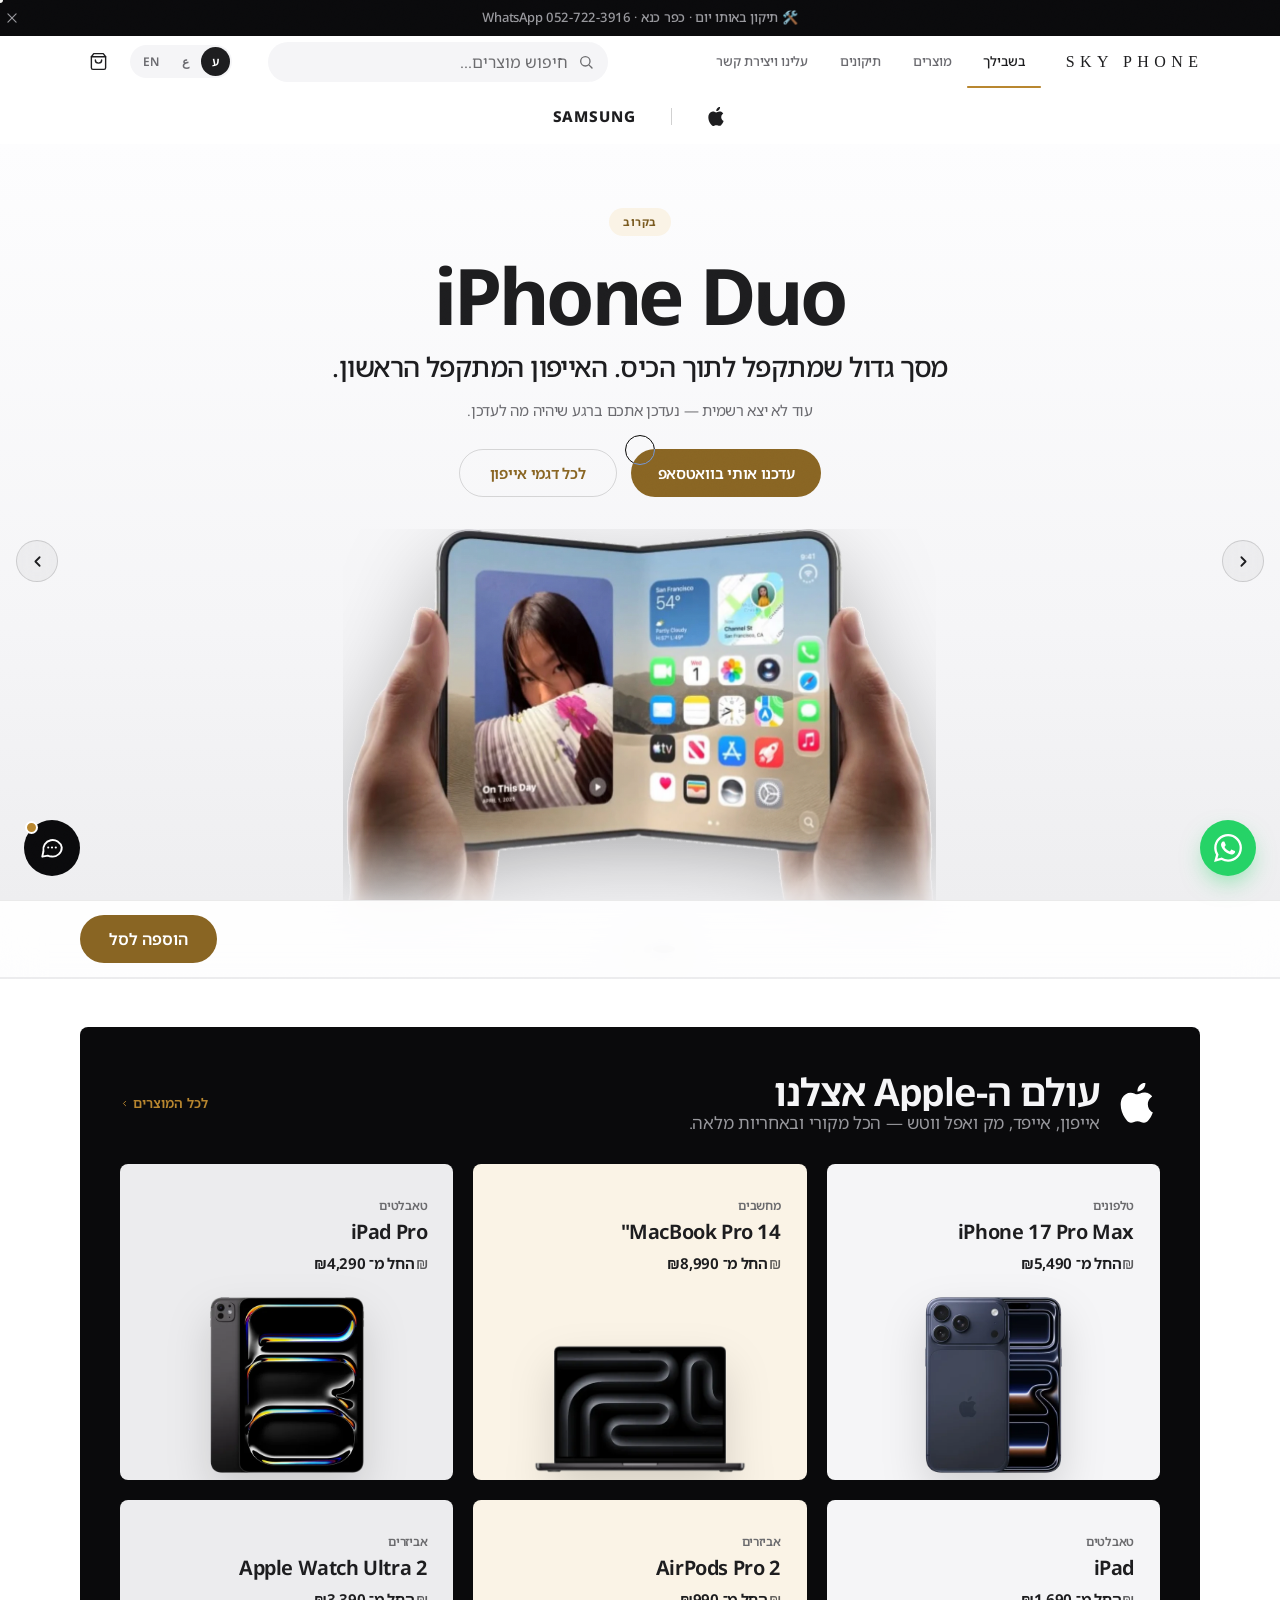
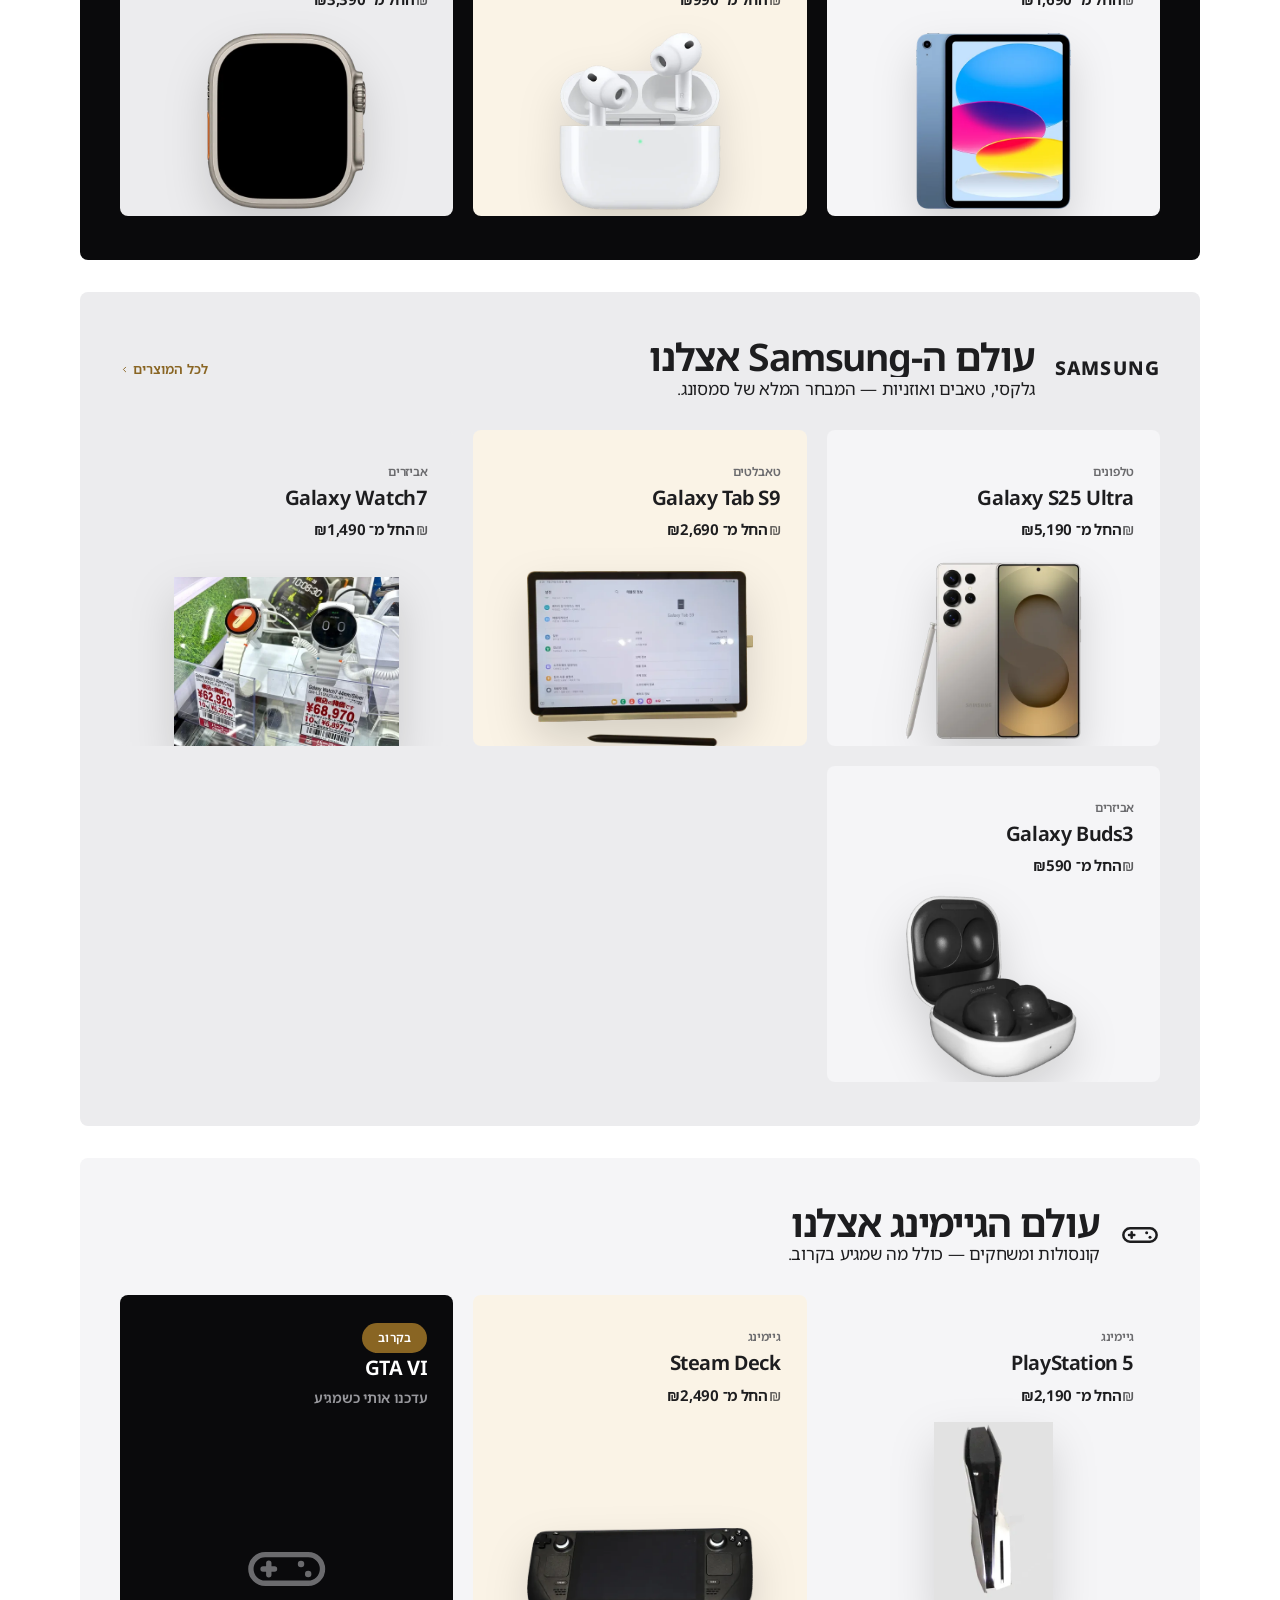
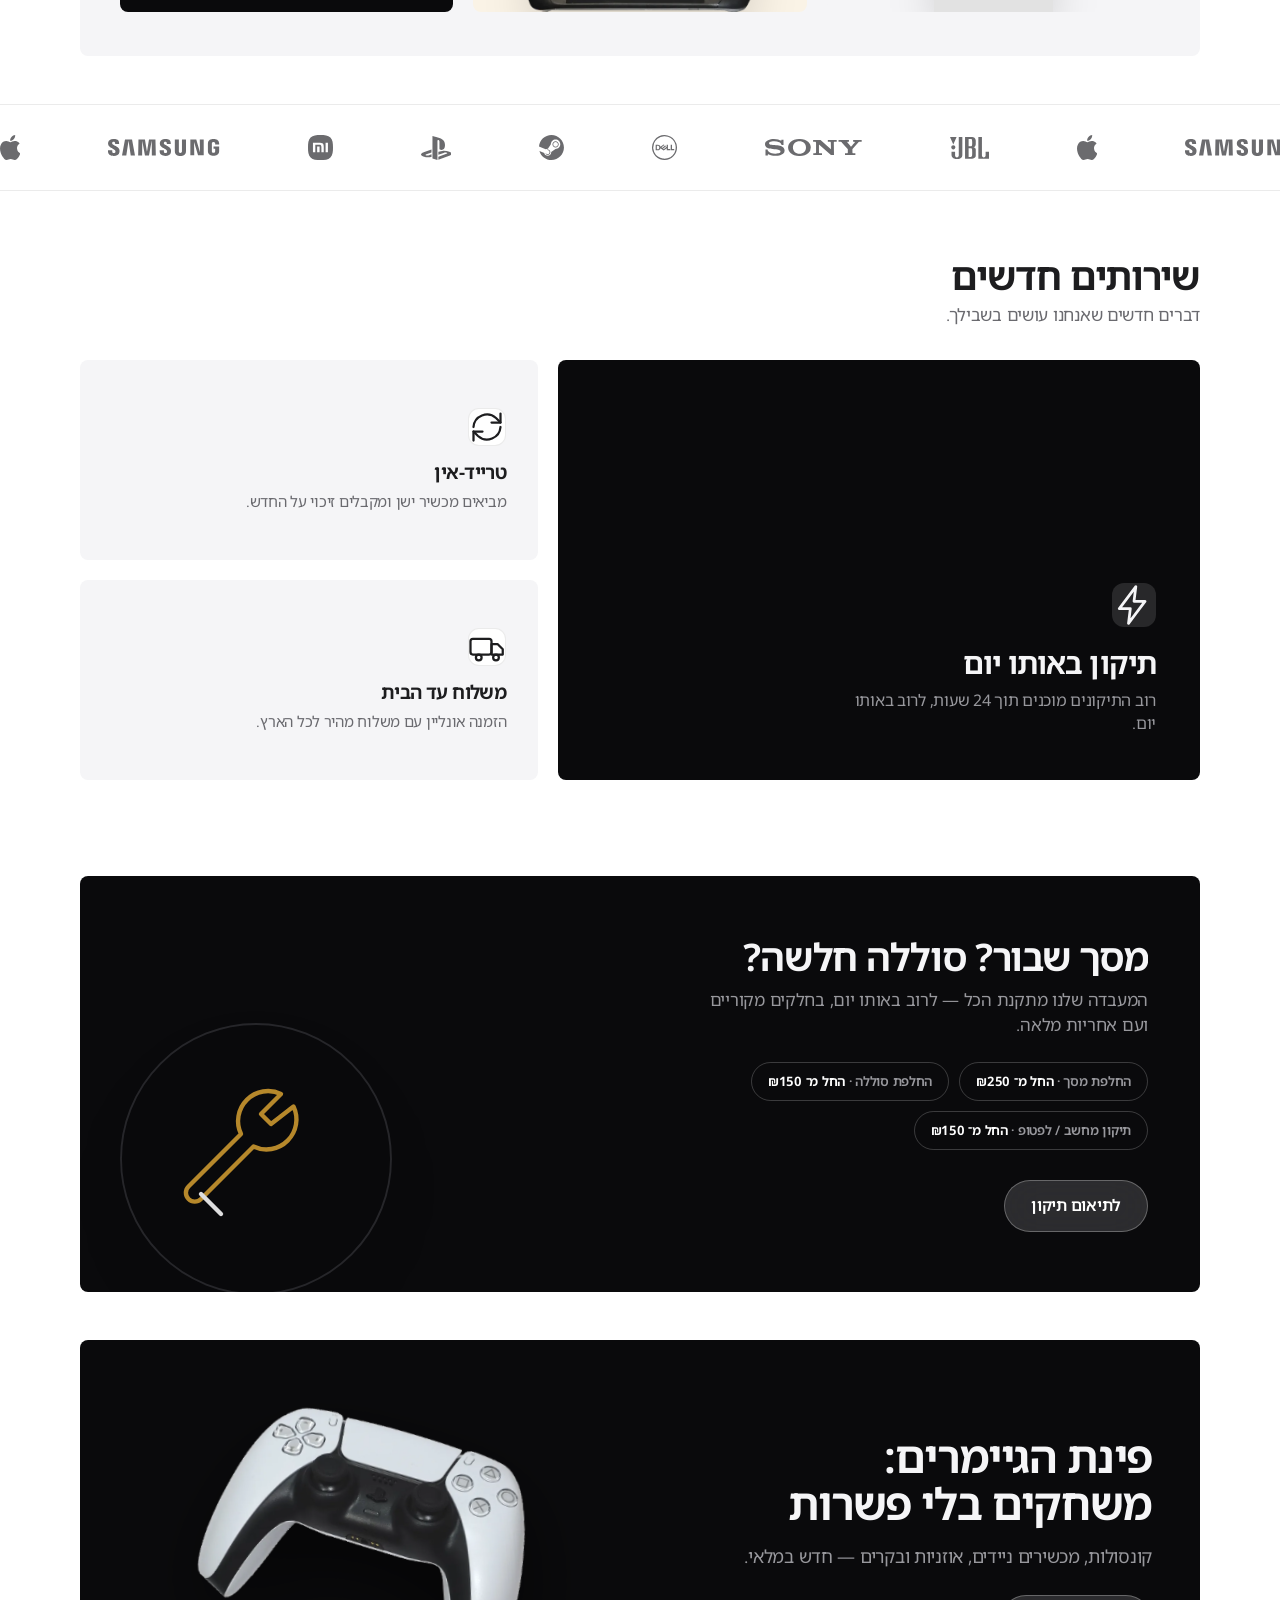
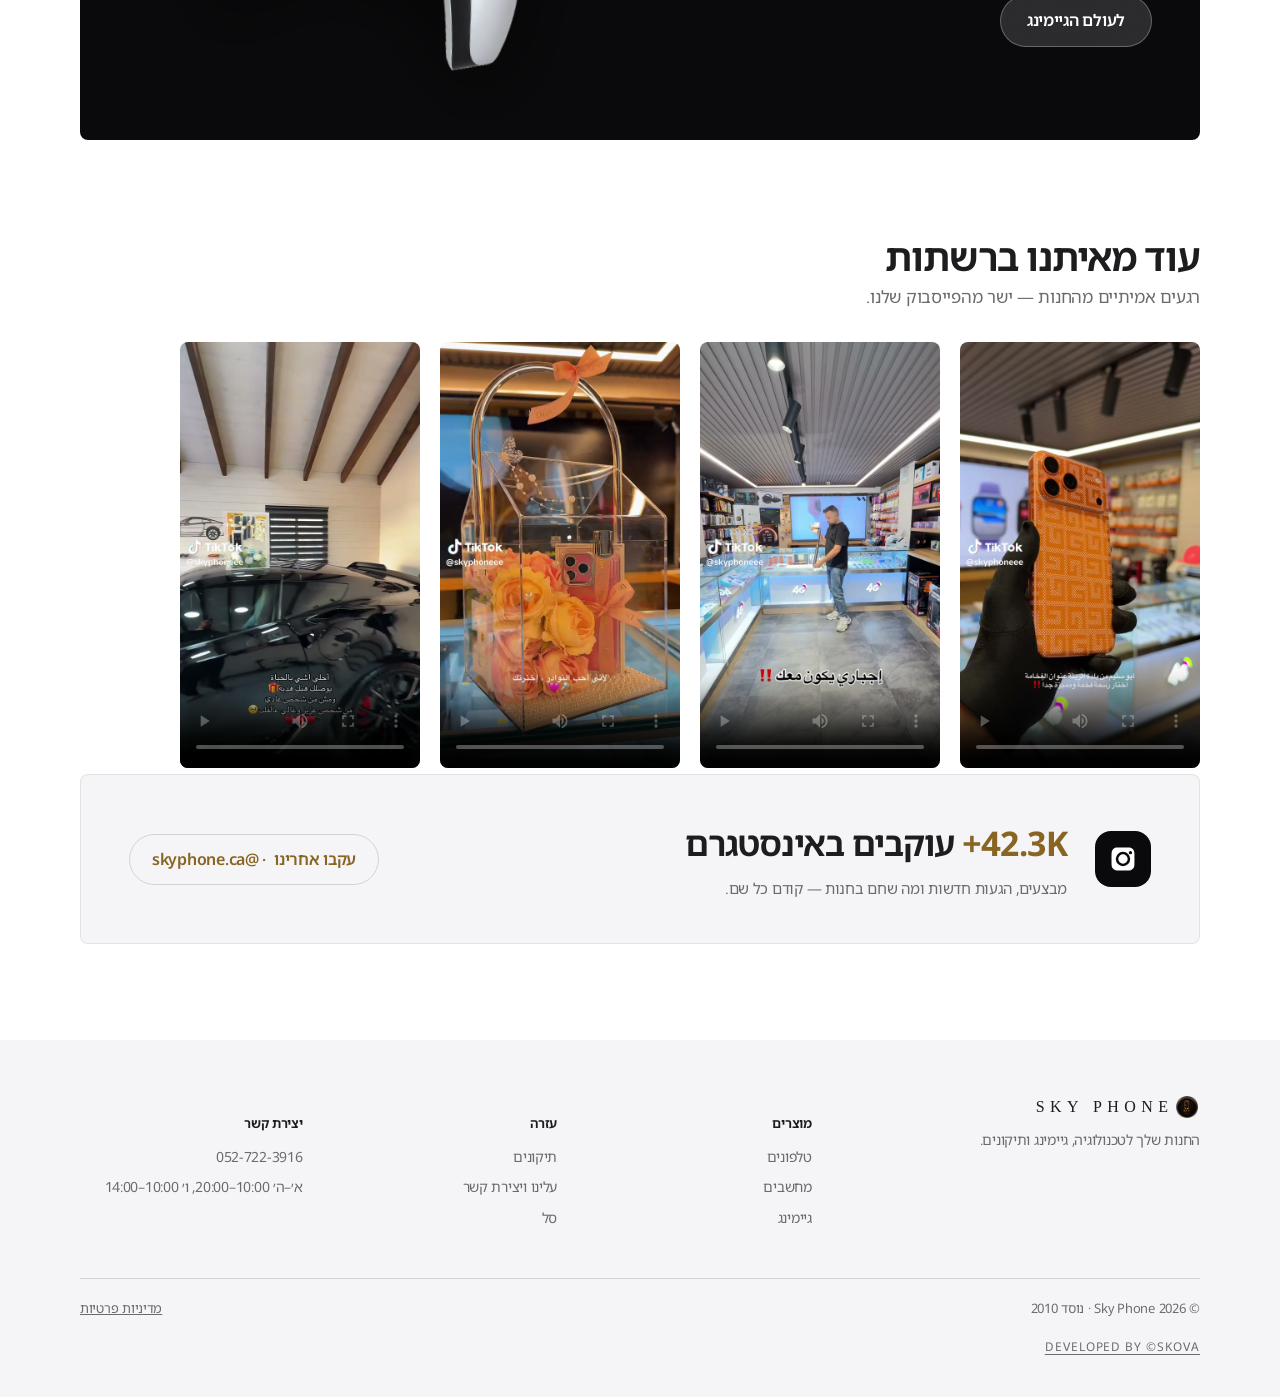
<file: index.html>
<!doctype html>
<html lang="he" dir="rtl">
<head>
<meta charset="utf-8">
<meta name="viewport" content="width=device-width, initial-scale=1">
<!-- The site is designed light-only. "only light" is what stops Chrome on Android
     from auto-darkening it, which was inverting page surfaces and painting boxes
     behind transparent product PNGs. Remove this only alongside a real dark theme. -->
<meta name="color-scheme" content="only light">
<title>Sky Phone</title>
<script>
  /* Analytics. Put the shop's GA4 Measurement ID in ANALYTICS_ID (it looks like
     "G-AB12CD34EF") and the tag starts reporting. Left empty, nothing is loaded
     and no third-party request is made — the site stays fast and cookie-free. */
  var ANALYTICS_ID = '';
  window.dataLayer = window.dataLayer || [];
  function gtag(){dataLayer.push(arguments);}
  if (ANALYTICS_ID) {
    var s = document.createElement('script');
    s.async = true;
    s.src = 'https://www.googletagmanager.com/gtag/js?id=' + ANALYTICS_ID;
    document.head.appendChild(s);
    gtag('js', new Date());
    gtag('config', ANALYTICS_ID);
  }
</script>
<meta name="description" content="Sky Phone — phones, tablets, computers, gaming and same-day repairs. Serving Hebrew, Arabic and English since 2010.">
<meta property="og:type" content="website">
<meta property="og:site_name" content="Sky Phone">
<meta property="og:title" content="Sky Phone — טלפונים, מחשבים ותיקונים באותו יום">
<meta property="og:description" content="חנות ומעבדה בכפר כנא מאז 2010. טלפונים, טאבלטים, מחשבים וגיימינג — ותיקונים לרוב באותו יום.">
<meta property="og:url" content="https://saeedkhoury.github.io/SkyPhone/">
<meta property="og:image" content="https://saeedkhoury.github.io/SkyPhone/og-image.jpg">
<meta property="og:image:width" content="1200">
<meta property="og:image:height" content="630">
<meta property="og:locale" content="he_IL">
<meta property="og:locale:alternate" content="ar_AR">
<meta property="og:locale:alternate" content="en_US">
<meta name="twitter:card" content="summary_large_image">
<link rel="icon" href="favicon.ico" sizes="any">
<link rel="icon" type="image/png" sizes="32x32" href="favicon-32.png">
<link rel="apple-touch-icon" sizes="180x180" href="apple-touch-icon.png">
<link rel="manifest" href="site.webmanifest">
<meta name="theme-color" content="#0a0a0c">
<link rel="preconnect" href="https://fonts.googleapis.com">
<link rel="preconnect" href="https://fonts.gstatic.com" crossorigin>
<link href="https://fonts.googleapis.com/css2?family=Inter:wght@300;400;500;600;650;700;800&family=Noto+Sans+Hebrew:wght@400;500;600;700;800&family=Noto+Sans+Arabic:wght@400;500;600;700;800&display=swap" rel="stylesheet">
<link rel="stylesheet" href="styles.css?v=20261028a">
<script type="application/ld+json">
{
  "@context": "https://schema.org",
  "@type": "ElectronicsStore",
  "name": "Sky Phone",
  "url": "https://saeedkhoury.github.io/SkyPhone/",
  "image": "https://saeedkhoury.github.io/SkyPhone/og-image.jpg",
  "telephone": "+972527223916",
  "foundingDate": "2010",
  "priceRange": "₪₪",
  "currenciesAccepted": "ILS",
  "areaServed": "Kafr Kanna",
  "address": {
    "@type": "PostalAddress",
    "streetAddress": "Main Street (Wadi al-Hai road)",
    "addressLocality": "Kafr Kanna",
    "addressCountry": "IL"
  },
  "sameAs": [
    "https://www.instagram.com/skyphone.ca",
    "https://www.facebook.com/skyphone.ca"
  ]
}
</script>
</head>
<body>
<a class="skip-link" href="#main" data-t="skip_main"></a>

<div class="page-loader" id="pageLoader">
  <div class="loader-inner">
    <img class="brand-logo loader-logo" alt="Sky Phone">
    <div class="loader-brand">Sky Phone</div>
    <div class="loader-track"><div class="loader-fill" id="loaderFill"></div></div>
    <div class="loader-num" id="loaderNum">0%</div>
  </div>
</div>

<div class="cursor-dot" id="cursorDot"></div>
<div class="cursor-ring" id="cursorRing"></div>
<div class="noise-overlay"></div>

<div class="promo-ribbon" id="promoRibbon">
  <div class="wrap promo-inner">
    <span data-t="promo_msg"></span>
    <button class="promo-close" id="promoClose" aria-label="close">
      <svg viewBox="0 0 24 24" fill="none" stroke="currentColor" stroke-width="2" stroke-linecap="round"><line x1="5" y1="5" x2="19" y2="19"/><line x1="19" y1="5" x2="5" y2="19"/></svg>
    </button>
  </div>
</div>
<header class="nav" id="nav">
  <div class="wrap nav-inner">
    <div class="brand" data-route="foryou"><span class="brand-word">Sky Phone</span></div>
    <nav class="nav-links">
      <a data-route="foryou" data-t="nav_foryou"></a>
      <a data-route="products" data-t="nav_products"></a>
      <a data-route="repairs" data-t="nav_repairs"></a>
      <a data-route="about" data-t="nav_about"></a>
      <span class="nav-ink" id="navInk"></span>
    </nav>
    <div class="nav-search">
      <svg viewBox="0 0 24 24" fill="none" stroke="currentColor" stroke-width="2" stroke-linecap="round" stroke-linejoin="round"><circle cx="11" cy="11" r="7"/><line x1="21" y1="21" x2="16.65" y2="16.65"/></svg>
      <input type="search" id="searchInput" data-ph="search_ph" data-al="form_search_label" autocomplete="off" autocapitalize="off" autocorrect="off" enterkeyhint="search">
      <div class="search-sugg" id="searchSugg"></div>
    </div>
    <div class="nav-tools">
      <button class="icon-btn search-toggle" id="searchToggle" aria-label="search">
        <svg viewBox="0 0 24 24" fill="none" stroke="currentColor" stroke-width="1.75" stroke-linecap="round" stroke-linejoin="round"><circle cx="11" cy="11" r="7"/><line x1="21" y1="21" x2="16.65" y2="16.65"/></svg>
      </button>
      <div class="lang lang-bar">
        <button data-l="he" class="on">ע</button><button data-l="ar">ع</button><button data-l="en">EN</button>
      </div>
      <button class="bag-btn" data-cart-open aria-label="bag">
        <svg viewBox="0 0 24 24" width="19" height="19" fill="none" stroke="currentColor" stroke-width="1.75" stroke-linecap="round" stroke-linejoin="round"><path d="M6 2 3 6v14a2 2 0 0 0 2 2h14a2 2 0 0 0 2-2V6l-3-4z"/><path d="M3 6h18"/><path d="M16 10a4 4 0 0 1-8 0"/></svg>
        <span class="bag-count" id="bagCount">0</span>
      </button>
      <button class="menu-toggle" id="menuToggle" aria-label="menu">
        <svg viewBox="0 0 24 24" width="20" height="20" fill="none" stroke="currentColor" stroke-width="1.75" stroke-linecap="round"><line x1="3" y1="7" x2="21" y2="7"/><line x1="3" y1="12" x2="21" y2="12"/><line x1="3" y1="17" x2="21" y2="17"/></svg>
      </button>
    </div>
  </div>
  <div class="scroll-progress"><div class="scroll-progress-fill" id="scrollProgressFill"></div></div>
</header>

<!-- The two makes the shop stocks. Each filters the catalog; see .brandbar in styles.css. -->
<div class="brandbar">
  <button class="brandbar-item brandbar-samsung" data-cat="phones" data-brand="samsung" aria-label="Samsung">SAMSUNG</button>
  <span class="brandbar-sep" aria-hidden="true"></span>
  <button class="brandbar-item brandbar-apple" data-cat="phones" data-brand="apple" aria-label="Apple"><svg viewBox="0 0 24 24" fill="currentColor" aria-hidden="true"><path d="M16.7 12.7c0-3 2.5-4.5 2.6-4.6-1.4-2.1-3.6-2.4-4.4-2.4-1.9-.2-3.6 1.1-4.6 1.1-1 0-2.4-1.1-4-1-2 0-3.9 1.2-4.9 3-2.1 3.7-.5 9.1 1.5 12.1 1 1.5 2.2 3.1 3.7 3 1.5-.1 2.1-1 3.9-1s2.4 1 4 .9c1.6 0 2.7-1.5 3.7-3 .8-1.2 1.2-2.2 1.5-3.2-.1-.1-3-1.2-3-4.9zM14 3.5c.8-1 1.4-2.4 1.2-3.8-1.2.1-2.6.8-3.5 1.8-.7.8-1.4 2.2-1.2 3.6 1.3.1 2.7-.7 3.5-1.6z"/></svg></button>
</div>

<div class="mobile-search" id="mobileSearch">
  <svg viewBox="0 0 24 24" fill="none" stroke="currentColor" stroke-width="2" stroke-linecap="round" stroke-linejoin="round"><circle cx="11" cy="11" r="7"/><line x1="21" y1="21" x2="16.65" y2="16.65"/></svg>
  <input type="search" id="searchInputMobile" data-ph="search_ph" data-al="form_search_label" autocomplete="off" autocapitalize="off" autocorrect="off" enterkeyhint="search">
  <div class="search-sugg" id="searchSuggMobile"></div>
</div>

<div class="mm-scrim" id="mmScrim" hidden></div>
<div class="mobile-menu" id="mobileMenu">
  <div class="lang mm-lang">
    <button data-l="he" class="on">עברית</button><button data-l="ar">العربية</button><button data-l="en">English</button>
  </div>
  <nav class="mm-links">
    <a data-route="foryou" data-t="nav_foryou"></a>
    <a data-route="products" data-t="nav_products"></a>
    <a data-route="repairs" data-t="nav_repairs"></a>
    <a data-cart-open><span data-t="nav_bag"></span><span class="mm-badge" id="mmBadge">0</span></a>
    <a data-route="about" data-t="nav_about"></a>
  </nav>
</div>

<main id="main" tabindex="-1">
<!-- ==================== FOR YOU ==================== -->
<section class="page" id="p-foryou">

  <div class="hero spot" id="hero">
    <div class="hero-glow"></div>

    <!-- Slides are built from HERO_SLIDES in app.js — add a slide there, not here. -->
    <div id="heroStage"></div>

    <button class="hero-arrow prev" id="heroPrev" aria-label="previous">
      <svg viewBox="0 0 24 24" fill="none" stroke="currentColor" stroke-width="2.5" stroke-linecap="round" stroke-linejoin="round"><path d="M15 6l-6 6 6 6"/></svg>
    </button>
    <button class="hero-arrow next" id="heroNext" aria-label="next">
      <svg viewBox="0 0 24 24" fill="none" stroke="currentColor" stroke-width="2.5" stroke-linecap="round" stroke-linejoin="round"><path d="M9 6l6 6-6 6"/></svg>
    </button>
    <div class="hero-dots" id="heroDots"></div>
  </div>

  <div class="wrap">
    <div class="brand-spot brand-spot-apple spot" data-reveal>
      <div class="brand-spot-head">
        <div class="brand-glyph"><svg viewBox="0 0 24 24" fill="currentColor"><path d="M16.7 12.7c0-3 2.5-4.5 2.6-4.6-1.4-2.1-3.6-2.4-4.4-2.4-1.9-.2-3.6 1.1-4.6 1.1-1 0-2.4-1.1-4-1-2 0-3.9 1.2-4.9 3-2.1 3.7-.5 9.1 1.5 12.1 1 1.5 2.2 3.1 3.7 3 1.5-.1 2.1-1 3.9-1s2.4 1 4 .9c1.6 0 2.7-1.5 3.7-3 .8-1.2 1.2-2.2 1.5-3.2-.1-.1-3-1.2-3-4.9zM14 3.5c.8-1 1.4-2.4 1.2-3.8-1.2.1-2.6.8-3.5 1.8-.7.8-1.4 2.2-1.2 3.6 1.3.1 2.7-.7 3.5-1.6z"/></svg></div>
        <div class="brand-spot-copy"><h2 class="h2" data-t="apple_head"></h2><p data-t="apple_sub"></p></div>
        <button class="btn-link" id="appleSeeAll"><span data-t="fy_seeall"></span><svg class="chev" viewBox="0 0 24 24" fill="none" stroke="currentColor" stroke-width="2.5" stroke-linecap="round" stroke-linejoin="round"><path d="M9 6l6 6-6 6"/></svg></button>
      </div>
      <div class="highlight-grid" id="appleHighlights"></div>
    </div>

    <div class="brand-spot brand-spot-samsung" data-reveal>
      <div class="brand-spot-head">
        <div class="brand-glyph brand-glyph-samsung">SAMSUNG</div>
        <div class="brand-spot-copy"><h2 class="h2" data-t="samsung_head"></h2><p data-t="samsung_sub"></p></div>
        <button class="btn-link" id="samsungSeeAll"><span data-t="fy_seeall"></span><svg class="chev" viewBox="0 0 24 24" fill="none" stroke="currentColor" stroke-width="2.5" stroke-linecap="round" stroke-linejoin="round"><path d="M9 6l6 6-6 6"/></svg></button>
      </div>
      <div class="highlight-grid" id="samsungHighlights"></div>
    </div>

    <div class="brand-spot" data-reveal>
      <div class="brand-spot-head">
        <div class="brand-glyph"><svg viewBox="0 0 24 24" fill="none" stroke="currentColor" stroke-width="1.5" stroke-linecap="round" stroke-linejoin="round"><rect x="2" y="8" width="20" height="8" rx="4"/><path d="M7 10.4v3.2M5.4 12h3.2"/><circle cx="16" cy="10.6" r=".9" fill="currentColor" stroke="none"/><circle cx="18" cy="13.4" r=".9" fill="currentColor" stroke="none"/></svg></div>
        <div class="brand-spot-copy"><h2 class="h2" data-t="fy_gaming_head"></h2><p data-t="fy_gaming_sub"></p></div>
      </div>
      <div class="highlight-grid" id="gamingHighlights"></div>
    </div>
  </div>

  <div class="brand-marquee" data-reveal aria-hidden="true">
    <!-- filled by renderBrandMarquee(): the group is cloned until the track is at
         least twice the container width, so the loop never runs out of content -->
    <div class="marquee-track"></div>
  </div>

  <div class="wrap">
    <div class="section" style="padding-block-start:0">
      <div class="section-head" data-reveal><div><h2 class="h2" data-t="fy_serv_head"></h2><p data-t="fy_serv_sub"></p></div></div>
      <div class="feature-grid" id="fy-services"></div>
    </div>

    <div class="rep-spot spot" data-reveal>
      <div class="rep-spot-inner">
        <h2 class="h2" data-t="fy_rep_head"></h2>
        <p data-t="fy_rep_sub"></p>
        <div class="rep-chips" id="repChips"></div>
        <a class="btn btn-on-dark magnetic" data-route="repairs" data-t="fy_rep_cta"></a>
      </div>
      <div class="rep-spot-art" aria-hidden="true" data-parallax="20">
        <svg width="300" height="300" viewBox="0 0 240 240" fill="none">
          <circle cx="120" cy="120" r="108" fill="none" stroke="#2a2a2e" stroke-width="1.5"/>
          <path d="M150 78a24 24 0 0 1-32 32l-42 42a7 7 0 0 1-10-10l42-42a24 24 0 0 1 32-32l-16 16 8 8z" fill="none" stroke="#c9962f" stroke-width="3.5" stroke-linecap="round" stroke-linejoin="round"/>
          <path d="M76 148l16 16" stroke="#f5f5f7" stroke-width="3.5" stroke-linecap="round"/>
        </svg>
      </div>
    </div>
  </div>

  <div class="wrap" style="margin-block-end:var(--space-7)">
    <div class="banner spot" data-reveal>
      <div class="banner-inner">
        <div>
          <h2 data-t="fy_game_head"></h2>
          <p data-t="fy_game_sub"></p>
          <a class="btn btn-on-dark magnetic" data-cat="gaming" data-t="fy_game_cta"></a>
        </div>
        <div class="banner-art" data-parallax="16">
          <picture><source srcset="img/gaming-controller.webp" type="image/webp"><img src="img/gaming-controller.png" alt="PlayStation DualSense controller" loading="lazy" decoding="async"></picture>
        </div>
      </div>
    </div>
  </div>

  <div class="wrap">
    <div class="section" style="padding-block:var(--space-7) 0">
      <div class="section-head" data-reveal><div><h2 class="h2" data-t="reels_head"></h2><p data-t="reels_sub"></p></div></div>
      <div class="row-wrap">
        <div class="row reels-row" id="reelsRow"></div>
        <button class="row-arrow prev" data-row-prev aria-label="previous"><svg viewBox="0 0 24 24" fill="none" stroke="currentColor" stroke-width="2.5" stroke-linecap="round" stroke-linejoin="round"><path d="M15 6l-6 6 6 6"/></svg></button>
        <button class="row-arrow next" data-row-next aria-label="next"><svg viewBox="0 0 24 24" fill="none" stroke="currentColor" stroke-width="2.5" stroke-linecap="round" stroke-linejoin="round"><path d="M9 6l6 6-6 6"/></svg></button>
      </div>
    </div>
  </div>

  <div class="wrap" style="margin-block-end:var(--space-9)">
    <div class="ig-band" data-reveal>
      <div class="ig-inner">
        <div class="ig-glyph" aria-hidden="true"><svg viewBox="0 0 24 24" fill="currentColor"><path d="M12 2.16c3.2 0 3.58.01 4.85.07 1.17.05 1.8.25 2.23.41.56.22.96.48 1.38.9.42.42.68.82.9 1.38.16.42.36 1.06.41 2.23.06 1.27.07 1.65.07 4.85s-.01 3.58-.07 4.85c-.05 1.17-.25 1.8-.41 2.23-.22.56-.48.96-.9 1.38-.42.42-.82.68-1.38.9-.42.16-1.06.36-2.23.41-1.27.06-1.65.07-4.85.07s-3.58-.01-4.85-.07c-1.17-.05-1.8-.25-2.23-.41a3.7 3.7 0 0 1-1.38-.9 3.7 3.7 0 0 1-.9-1.38c-.16-.42-.36-1.06-.41-2.23C2.17 15.58 2.16 15.2 2.16 12s.01-3.58.07-4.85c.05-1.17.25-1.8.41-2.23.22-.56.48-.96.9-1.38.42-.42.82-.68 1.38-.9.42-.16 1.06-.36 2.23-.41C8.42 2.17 8.8 2.16 12 2.16zm0 3.68a6.16 6.16 0 1 0 0 12.32 6.16 6.16 0 0 0 0-12.32zM12 16a4 4 0 1 1 0-8 4 4 0 0 1 0 8zm6.4-10.85a1.44 1.44 0 1 0 0 2.88 1.44 1.44 0 0 0 0-2.88z"/></svg></div>
        <div class="ig-text">
          <div class="ig-title"><b class="ig-num" data-countup="54.2" data-suffix="K+" data-decimals="1">0</b> <span data-t="fy_ig_head"></span></div>
          <p data-t="fy_ig_sub"></p>
        </div>
        <a class="btn btn-secondary magnetic" href="https://www.instagram.com/skyphone.ca" target="_blank" rel="noopener"><span data-t="fy_ig_cta"></span> · @skyphone.ca</a>
      </div>
    </div>
  </div>
</section>

<!-- ==================== PRODUCTS ==================== -->
<section class="page" id="p-products" hidden>
  <div class="wrap">
    <div class="page-intro"><h1 class="h1" data-t="pr_title"></h1><p class="lede" data-t="pr_sub"></p></div>
    <div class="products-layout">
      <button class="filter-toggle-btn" id="filterToggleBtn" aria-expanded="false" aria-controls="filterSidebar">
        <svg viewBox="0 0 24 24" fill="none" stroke="currentColor" stroke-width="2.2" stroke-linecap="round" stroke-linejoin="round"><path d="M4 6h16M7 12h10M10 18h4"/></svg>
        <span data-t="filter_btn"></span>
        <span class="filter-toggle-dot" id="filterToggleDot" hidden></span>
      </button>
      <aside class="filter-sidebar" id="filterSidebar">
        <div class="filter-group">
          <button class="filter-group-head" data-filter-toggle="cat"><span data-t="filter_category"></span><svg class="chev" viewBox="0 0 24 24" fill="none" stroke="currentColor" stroke-width="2.5" stroke-linecap="round" stroke-linejoin="round"><path d="M6 9l6 6 6-6"/></svg></button>
          <div class="filter-list" id="filterCatList"></div>
        </div>
        <div class="filter-group">
          <button class="filter-group-head" data-filter-toggle="brand"><span data-t="filter_brand"></span><svg class="chev" viewBox="0 0 24 24" fill="none" stroke="currentColor" stroke-width="2.5" stroke-linecap="round" stroke-linejoin="round"><path d="M6 9l6 6 6-6"/></svg></button>
          <div class="filter-list" id="filterBrandList"></div>
        </div>
        <div class="filter-group">
          <button class="filter-group-head" data-filter-toggle="color"><span data-t="filter_color"></span><svg class="chev" viewBox="0 0 24 24" fill="none" stroke="currentColor" stroke-width="2.5" stroke-linecap="round" stroke-linejoin="round"><path d="M6 9l6 6 6-6"/></svg></button>
          <div class="filter-list" id="filterColorList"></div>
        </div>
        <div class="filter-group">
          <button class="filter-group-head" data-filter-toggle="storage"><span data-t="filter_storage"></span><svg class="chev" viewBox="0 0 24 24" fill="none" stroke="currentColor" stroke-width="2.5" stroke-linecap="round" stroke-linejoin="round"><path d="M6 9l6 6 6-6"/></svg></button>
          <div class="filter-list" id="filterStorageList"></div>
        </div>
      </aside>
      <div class="products-main">
        <div class="chips" id="chips"></div>
        <div class="brand-circle-row" id="brandCircleRow"></div>
        <div class="products-toolbar">
          <span class="products-count" id="productsCount"></span>
          <select class="sort-select" id="sortSelect">
            <option value="" data-t="filter_price_none"></option>
            <option value="asc" data-t="filter_price_asc"></option>
            <option value="desc" data-t="filter_price_desc"></option>
          </select>
        </div>
        <div class="grid" id="grid" style="padding-block-end:var(--space-9)" data-stagger="fade"></div>
      </div>
    </div>
  </div>
</section>

<!-- ==================== PRODUCT DETAIL ==================== -->
<section class="page" id="p-product" hidden>
  <div class="wrap" id="pdp-body" style="padding-block-end:var(--space-9)"></div>
</section>
<div class="pdp-stickybar" id="pdpStickyBar">
  <div class="wrap pdp-stickybar-inner">
    <div class="pdp-stickybar-info">
      <span class="pdp-stickybar-name" id="stickyName"></span>
      <span class="pdp-stickybar-price" id="stickyPrice"></span>
    </div>
    <button class="btn btn-primary" data-pdp-add data-t="pdp_add"></button>
  </div>
</div>

<!-- ==================== REPAIRS ==================== -->
<section class="page" id="p-repairs" hidden>
  <div class="wrap">
    <div class="page-intro"><h1 class="h1" data-t="rp_title"></h1><p class="lede" data-t="rp_sub"></p></div>
    <div class="section-tight" style="padding-block-start:8px">
      <div class="process" id="steps" data-stagger></div>
      <div class="section-head" data-reveal><div><h2 class="h2" data-t="rp_list_head"></h2><p data-t="rp_list_sub"></p></div></div>
      <div class="plist" id="rlist" data-stagger></div>
      <p class="note" data-t="rp_note"></p>
    </div>
  </div>
</section>

<!-- ==================== BAG (full page) ====================
     The cart drawer stays the quick-access path; this page is the
     dedicated full-screen view for whoever wants to review their cart
     without a side panel — same live data, both reachable. -->
<section class="page" id="p-bag" hidden>
  <div class="wrap">
    <div class="page-intro"><h1 class="h1" data-t="bag_title"></h1><p class="lede" data-t="bag_sub"></p></div>
    <div class="bag-wrap" id="bag-page-body" style="padding-block-end:var(--space-9)"></div>
  </div>
</section>

<!-- ==================== ABOUT & CONTACT ==================== -->
<section class="page" id="p-about" hidden>
  <div class="wrap">
    <div class="page-intro"><h1 class="h1" data-t="ab_title"></h1><p class="lede" data-t="ab_lead"></p></div>

    <div class="section-tight ab-story" style="padding-block-start:8px" data-reveal>
      <div>
        <h2 class="h2" data-t="ab_story_h"></h2>
        <p data-t="ab_story_p1"></p>
        <p data-t="ab_story_p2"></p>
        <div class="stats" data-stagger>
          <div class="stat"><b>2010</b><span data-t="ab_stat1"></span></div>
          <div class="stat"><b data-countup="3">3</b><span data-t="ab_stat2"></span></div>
          <div class="stat"><b data-countup="24" data-suffix="h">24h</b><span data-t="ab_stat3"></span></div>
        </div>
      </div>
      <div class="ab-badge spot"><img class="brand-logo ab-badge-logo" alt="Sky Phone logo" data-parallax="18"></div>
    </div>

    <div class="section-tight" data-reveal>
      <div class="section-head"><h2 class="h2" data-t="ab_contact_h"></h2></div>
      <div class="contact-panel">
        <div class="cc"><svg viewBox="0 0 24 24" fill="none" stroke="currentColor" stroke-width="1.75" stroke-linecap="round" stroke-linejoin="round"><path d="M22 16.9v3a2 2 0 0 1-2.2 2 19.8 19.8 0 0 1-8.6-3 19.5 19.5 0 0 1-6-6 19.8 19.8 0 0 1-3-8.6A2 2 0 0 1 4.1 2h3a2 2 0 0 1 2 1.7c.1 1 .4 1.9.7 2.8a2 2 0 0 1-.4 2.1L8.1 9.9a16 16 0 0 0 6 6l1.3-1.3a2 2 0 0 1 2.1-.5c.9.3 1.8.6 2.8.7a2 2 0 0 1 1.7 2Z"/></svg><div><div class="l" data-t="ab_phone_l"></div><div class="v" data-t="ab_phone_v"></div></div></div>
        <div class="cc"><svg viewBox="0 0 24 24" fill="none" stroke="currentColor" stroke-width="1.75" stroke-linecap="round" stroke-linejoin="round"><path d="M21 11.5a8.4 8.4 0 0 1-9 8.4 8.5 8.5 0 0 1-3.9-.9L3 20l1.1-5A8.4 8.4 0 1 1 21 11.5Z"/></svg><div><div class="l" data-t="ab_wa_l"></div><div class="v" data-t="ab_wa_v"></div></div></div>
        <div class="cc"><svg viewBox="0 0 24 24" fill="none" stroke="currentColor" stroke-width="1.75" stroke-linecap="round" stroke-linejoin="round"><path d="M21 10c0 6-9 12-9 12s-9-6-9-12a9 9 0 0 1 18 0Z"/><circle cx="12" cy="10" r="3"/></svg><div><div class="l" data-t="ab_addr_l"></div><div class="v" data-t="ab_addr_v"></div></div></div>
        <div class="cc"><svg viewBox="0 0 24 24" fill="none" stroke="currentColor" stroke-width="1.75" stroke-linecap="round" stroke-linejoin="round"><circle cx="12" cy="12" r="9"/><path d="M12 7v5l3 2"/></svg><div><div class="l" data-t="ab_hours_l"></div><div class="v" data-t="ab_hours_v"></div></div></div>
      </div>
      <div class="socials">
        <a href="https://www.facebook.com/skyphone.ca" target="_blank" rel="noopener" aria-label="Facebook"><svg viewBox="0 0 24 24" fill="currentColor"><path d="M24 12a12 12 0 1 0-13.87 11.85v-8.38H7.08V12h3.05V9.36c0-3 1.79-4.67 4.53-4.67 1.31 0 2.68.24 2.68.24v2.95h-1.5c-1.49 0-1.96.93-1.96 1.87V12h3.33l-.53 3.47h-2.8v8.38A12 12 0 0 0 24 12z"/></svg></a>
        <a href="https://www.instagram.com/skyphone.ca?igsi=MTNoMzV4dmZzdHJ6ZQ==" target="_blank" rel="noopener" aria-label="Instagram"><svg viewBox="0 0 24 24" fill="currentColor"><path d="M12 2.16c3.2 0 3.58.01 4.85.07 1.17.05 1.8.25 2.23.41.56.22.96.48 1.38.9.42.42.68.82.9 1.38.16.42.36 1.06.41 2.23.06 1.27.07 1.65.07 4.85s-.01 3.58-.07 4.85c-.05 1.17-.25 1.8-.41 2.23-.22.56-.48.96-.9 1.38-.42.42-.82.68-1.38.9-.42.16-1.06.36-2.23.41-1.27.06-1.65.07-4.85.07s-3.58-.01-4.85-.07c-1.17-.05-1.8-.25-2.23-.41a3.7 3.7 0 0 1-1.38-.9 3.7 3.7 0 0 1-.9-1.38c-.16-.42-.36-1.06-.41-2.23C2.17 15.58 2.16 15.2 2.16 12s.01-3.58.07-4.85c.05-1.17.25-1.8.41-2.23.22-.56.48-.96.9-1.38.42-.42.82-.68 1.38-.9.42-.16 1.06-.36 2.23-.41C8.42 2.17 8.8 2.16 12 2.16zm0 3.68a6.16 6.16 0 1 0 0 12.32 6.16 6.16 0 0 0 0-12.32zM12 16a4 4 0 1 1 0-8 4 4 0 0 1 0 8zm6.4-10.85a1.44 1.44 0 1 0 0 2.88 1.44 1.44 0 0 0 0-2.88z"/></svg></a>
      </div>
    </div>

    <div class="section-tight" data-reveal>
      <div class="section-head"><h2 class="h2" data-t="ab_faq_h"></h2></div>
      <div id="faq" data-stagger></div>
    </div>

    <div class="section-tight" data-reveal>
      <div class="section-head"><h2 class="h2" data-t="ab_form_h"></h2></div>
      <div class="form">
        <!-- role=alert + tabindex=-1 so a failed submit is announced and focus lands here -->
        <div class="form-errors" id="formErrors" role="alert" tabindex="-1" hidden></div>
        <div class="field">
          <label for="f-name" data-t="form_name"></label>
          <input id="f-name" type="text" name="name" autocomplete="name" autocapitalize="words" enterkeyhint="next" aria-describedby="f-name-err">
          <span class="field-err" id="f-name-err"></span>
        </div>
        <div class="field">
          <label for="f-contact" data-t="form_contact"></label>
          <input id="f-contact" type="text" name="contact" autocomplete="email" inputmode="email" autocapitalize="off" autocorrect="off" spellcheck="false" enterkeyhint="next" aria-describedby="f-contact-err">
          <span class="field-err" id="f-contact-err"></span>
        </div>
        <div class="field">
          <label for="f-msg" data-t="form_msg"></label>
          <textarea id="f-msg" name="message" rows="4" enterkeyhint="send" aria-describedby="f-msg-err"></textarea>
          <span class="field-err" id="f-msg-err"></span>
        </div>
        <button class="btn btn-primary" id="f-send" data-t="form_send" style="justify-self:start"></button>
      </div>
    </div>
  </div>
</section>
</main>

<footer>
  <div class="wrap">
    <div class="foot-grid">
      <div>
        <div class="brand" data-route="foryou" style="margin-block-end:12px"><img class="brand-logo" alt="Sky Phone logo"><span class="brand-word">Sky Phone</span></div>
        <p data-t="foot_tag" style="max-width:34ch; cursor:default"></p>
      </div>
      <div>
        <h4 data-t="nav_products"></h4>
        <a data-route="products" data-t="cat_phones"></a><a data-route="products" data-t="cat_computers"></a><a data-route="products" data-t="cat_gaming"></a>
      </div>
      <div>
        <h4 data-t="foot_help"></h4>
        <a data-route="repairs" data-t="nav_repairs"></a><a data-route="about" data-t="nav_about"></a><a data-cart-open data-t="nav_bag"></a>
      </div>
      <div>
        <h4 data-t="ab_contact_h"></h4>
        <p data-t="ab_phone_v" style="cursor:default"></p><p data-t="ab_hours_v" style="cursor:default"></p>
      </div>
    </div>
    <div class="foot-bottom"><span>© 2026 Sky Phone · <span data-t="foot_est"></span></span><a href="privacy.html" data-t="foot_privacy" style="color:inherit; text-decoration:underline; margin-inline-start:12px"></a></div>
    <p class="skova-credit"><a href="https://skova.dev" target="_blank" rel="noopener" dir="ltr" lang="en" aria-label="Developed by SKOVA (opens in a new tab)">Developed by ©SKOVA</a></p>
  </div>
</footer>

<div class="modal" id="modal">
  <div class="modal-card">
    <div class="ok"><svg width="26" height="26" viewBox="0 0 24 24" fill="none" stroke="currentColor" stroke-width="2.5" stroke-linecap="round" stroke-linejoin="round"><path d="M20 6 9 17l-5-5"/></svg></div>
    <h3 data-t="modal_title"></h3><p data-t="modal_body"></p>
    <button class="btn btn-primary" id="modalClose" data-t="modal_close"></button>
  </div>
</div>

<div class="modal" id="repairModal">
  <div class="modal-card repair-modal-card">
    <button class="cart-close repair-modal-x" id="repairModalClose" aria-label="close">
      <svg viewBox="0 0 24 24" fill="none" stroke="currentColor" stroke-width="2" stroke-linecap="round"><line x1="5" y1="5" x2="19" y2="19"/><line x1="19" y1="5" x2="5" y2="19"/></svg>
    </button>
    <div class="repair-modal-ic" id="repairModalIcon"></div>
    <h3 id="repairModalTitle"></h3>
    <div class="pdp-label repair-modal-label" data-t="rp_pick_device"></div>
    <div class="pills repair-modal-pills" id="repairModalDevices"></div>
    <div class="repair-modal-price" id="repairModalPrice"></div>
    <button class="btn btn-primary" id="repairModalAdd" style="width:100%" data-t="rp_book"></button>
  </div>
</div>

<!-- tap-to-maximise product viewer: the PDP gallery had no way to enlarge a photo -->
<div class="lightbox" id="lightbox" role="dialog" aria-modal="true" data-al="lb_title" hidden>
  <button class="lightbox-close" id="lightboxClose" data-al="lb_close">
    <svg viewBox="0 0 24 24" fill="none" stroke="currentColor" stroke-width="2" stroke-linecap="round"><line x1="5" y1="5" x2="19" y2="19"/><line x1="19" y1="5" x2="5" y2="19"/></svg>
  </button>
  <button class="lightbox-nav prev" id="lightboxPrev" data-al="lb_prev">
    <svg viewBox="0 0 24 24" fill="none" stroke="currentColor" stroke-width="2.5" stroke-linecap="round" stroke-linejoin="round"><path d="M15 6l-6 6 6 6"/></svg>
  </button>
  <img class="lightbox-img" id="lightboxImg" alt="">
  <button class="lightbox-nav next" id="lightboxNext" data-al="lb_next">
    <svg viewBox="0 0 24 24" fill="none" stroke="currentColor" stroke-width="2.5" stroke-linecap="round" stroke-linejoin="round"><path d="M9 6l6 6-6 6"/></svg>
  </button>
  <div class="lightbox-count" id="lightboxCount"></div>
</div>
<div class="toast" id="toast" role="status" aria-live="polite"></div>

<div class="cart-backdrop" id="cartBackdrop"></div>
<aside class="cart-drawer" id="cartDrawer" aria-hidden="true">
  <div class="cart-drawer-head">
    <h2 class="h3" data-t="bag_title"></h2>
    <button class="cart-close" id="cartClose" aria-label="close">
      <svg viewBox="0 0 24 24" fill="none" stroke="currentColor" stroke-width="2" stroke-linecap="round"><line x1="5" y1="5" x2="19" y2="19"/><line x1="19" y1="5" x2="5" y2="19"/></svg>
    </button>
  </div>
  <div class="bag-wrap" id="bag-body"></div>
  <button class="btn-link cart-view-full" id="viewFullCart"><span data-t="bag_view_full"></span></button>
</aside>

<button class="chat-fab" id="chatFab" aria-label="chat">
  <svg viewBox="0 0 24 24" fill="none" stroke="currentColor" stroke-width="1.75" stroke-linecap="round" stroke-linejoin="round"><path d="M21 11.5a8.4 8.4 0 0 1-9 8.4 8.5 8.5 0 0 1-3.9-.9L3 20l1.1-5A8.4 8.4 0 1 1 21 11.5Z"/><circle cx="8.5" cy="11.5" r="1" fill="currentColor" stroke="none"/><circle cx="12" cy="11.5" r="1" fill="currentColor" stroke="none"/><circle cx="15.5" cy="11.5" r="1" fill="currentColor" stroke="none"/></svg>
  <span class="chat-dot" id="chatDot" aria-hidden="true"></span>
</button>
<div class="chat-panel" id="chatPanel" aria-hidden="true">
  <div class="chat-head">
    <div class="chat-head-info">
      <span class="chat-title" data-t="chat_title"></span>
      <span class="chat-sub" data-t="chat_sub"></span>
    </div>
    <button class="chat-close" id="chatClose" aria-label="close">
      <svg viewBox="0 0 24 24" fill="none" stroke="currentColor" stroke-width="2" stroke-linecap="round"><line x1="5" y1="5" x2="19" y2="19"/><line x1="19" y1="5" x2="5" y2="19"/></svg>
    </button>
  </div>
  <div class="chat-body" id="chatBody"></div>
  <div class="chat-chips" id="chatChips"></div>
  <div class="chat-inputbar">
    <input id="chatInput" type="text" data-ph="chat_ph" data-al="form_chat_label" autocomplete="off" enterkeyhint="send">
    <button class="chat-send" id="chatSend" aria-label="send">
      <svg viewBox="0 0 24 24" fill="none" stroke="currentColor" stroke-width="2" stroke-linecap="round" stroke-linejoin="round"><path d="M22 2 11 13"/><path d="M22 2 15 22l-4-9-9-4z"/></svg>
    </button>
  </div>
</div>

<a class="whatsapp-fab magnetic" href="https://wa.me/972527223916" target="_blank" rel="noopener" aria-label="WhatsApp" data-wa-label="floating_button">
  <!-- Official WhatsApp mark. The previous hand-traced path had an unclosed bubble
       ring and a broken tail, which is what made the icon read as messy. -->
  <svg viewBox="0 0 24 24" fill="currentColor" aria-hidden="true"><path d="M17.472 14.382c-.297-.149-1.758-.867-2.03-.967-.273-.099-.471-.148-.67.15-.197.297-.767.966-.94 1.164-.173.199-.347.223-.644.075-.297-.15-1.255-.463-2.39-1.475-.883-.788-1.48-1.761-1.653-2.059-.173-.297-.018-.458.13-.606.134-.133.298-.347.446-.52.149-.174.198-.298.298-.497.099-.198.05-.371-.025-.52-.075-.149-.669-1.612-.916-2.207-.242-.579-.487-.5-.669-.51-.173-.008-.371-.01-.57-.01-.198 0-.52.074-.792.372-.272.297-1.04 1.016-1.04 2.479 0 1.462 1.065 2.875 1.213 3.074.149.198 2.096 3.2 5.077 4.487.709.306 1.262.489 1.694.625.712.227 1.36.195 1.871.118.571-.085 1.758-.719 2.006-1.413.248-.694.248-1.289.173-1.413-.074-.124-.272-.198-.57-.347m-5.421 7.403h-.004a9.87 9.87 0 0 1-5.031-1.378l-.361-.214-3.741.982.998-3.648-.235-.374a9.86 9.86 0 0 1-1.51-5.26c.001-5.45 4.436-9.884 9.888-9.884 2.64 0 5.122 1.03 6.988 2.898a9.825 9.825 0 0 1 2.893 6.994c-.003 5.45-4.437 9.884-9.885 9.884m8.413-18.297A11.815 11.815 0 0 0 12.05 0C5.495 0 .16 5.335.157 11.892c0 2.096.547 4.142 1.588 5.945L.057 24l6.305-1.654a11.882 11.882 0 0 0 5.683 1.448h.005c6.554 0 11.89-5.335 11.893-11.893a11.821 11.821 0 0 0-3.48-8.413z"/></svg>
</a>

<script src="app.js?v=20260910e"></script>
</body>
</html>
</file>
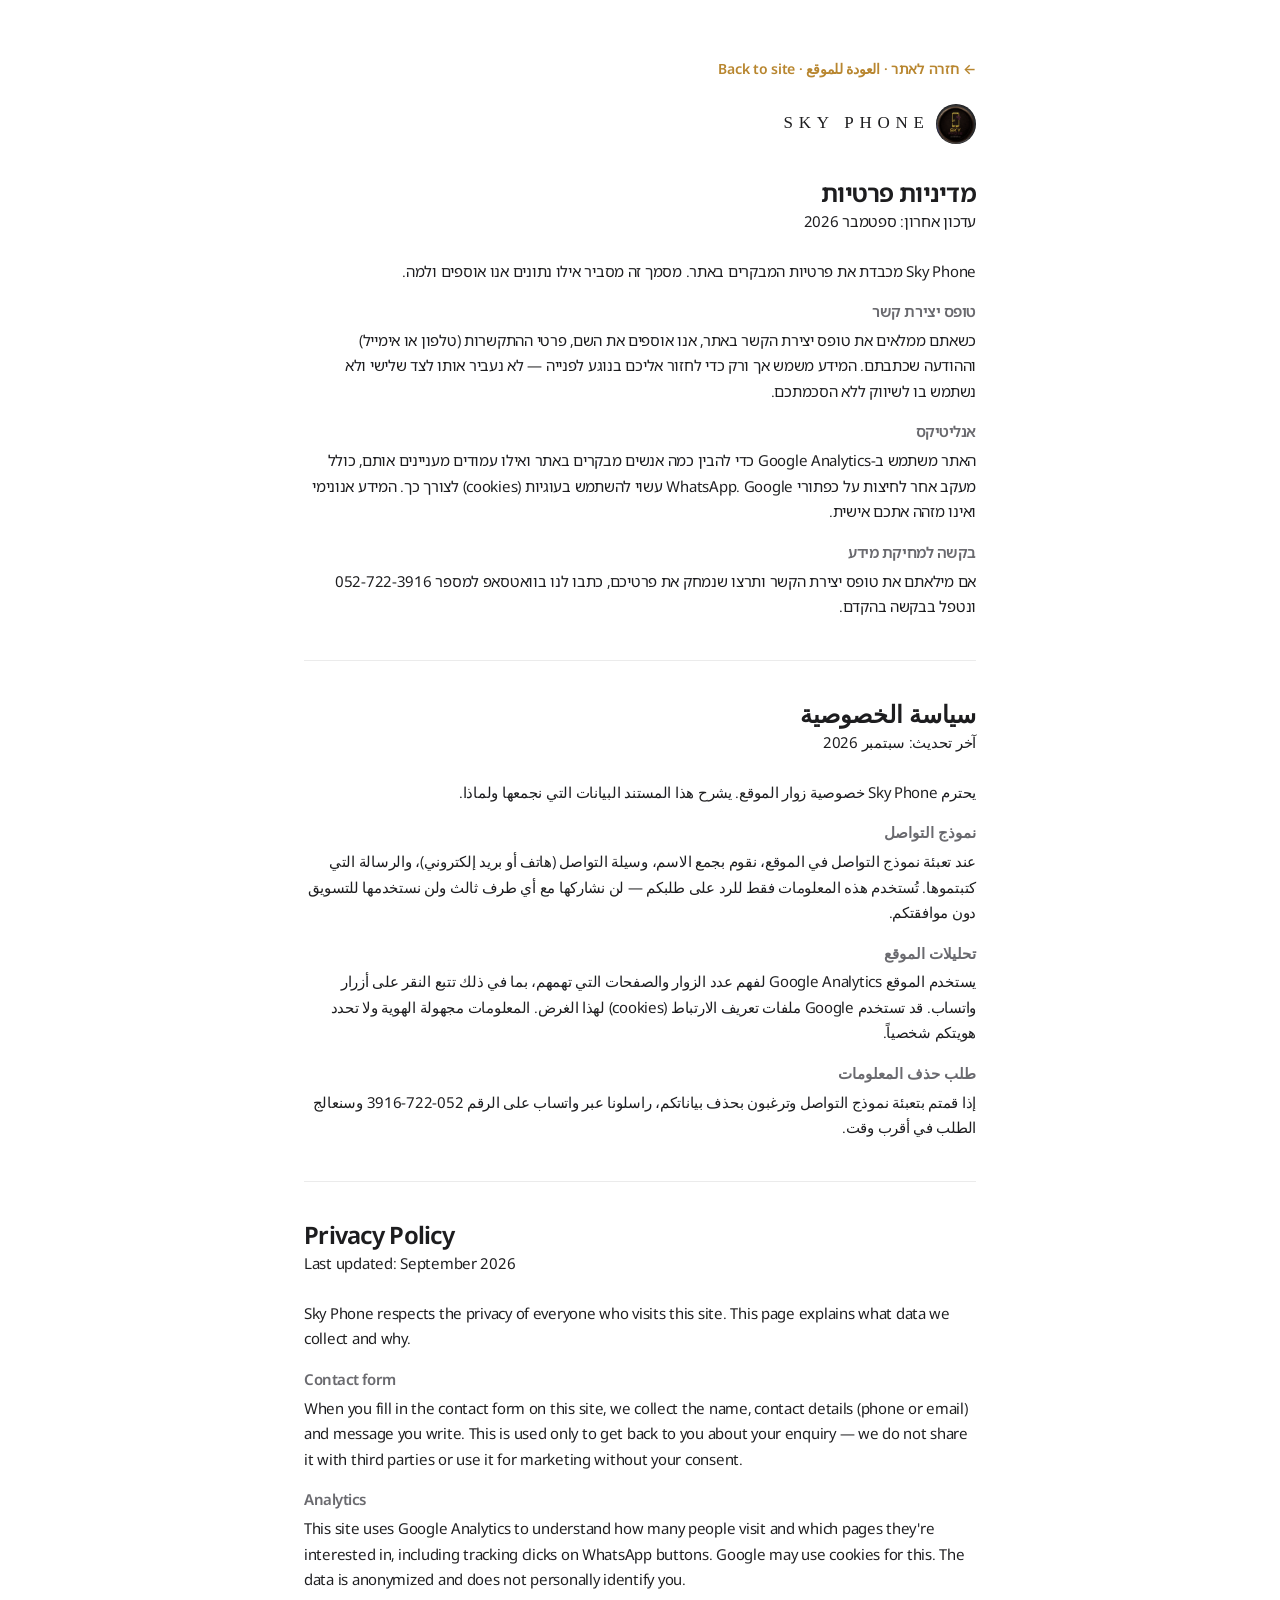
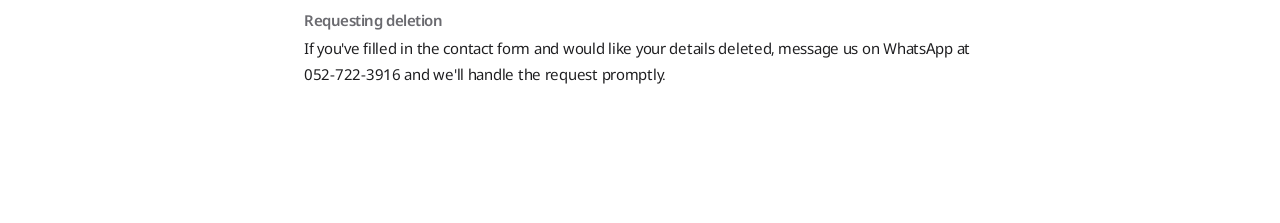
<file: privacy.html>
<!doctype html>
<html lang="he" dir="rtl">
<head>
<meta charset="utf-8">
<meta name="viewport" content="width=device-width, initial-scale=1">
<title>Sky Phone — מדיניות פרטיות / سياسة الخصوصية / Privacy Policy</title>
<link rel="icon" href="favicon.ico" sizes="any">
<link href="https://fonts.googleapis.com/css2?family=Inter:wght@400;500;600;700&family=Noto+Sans+Hebrew:wght@400;500;600;700&family=Noto+Sans+Arabic:wght@400;500;600;700&display=swap" rel="stylesheet">
<link rel="stylesheet" href="styles.css?v=20260906f">
<style>
  body{background:var(--bg); color:var(--ink)}
  .pv-wrap{max-width:720px; margin:0 auto; padding:56px 24px 96px}
  .pv-brand{display:flex; align-items:center; gap:12px; margin-block-end:36px}
  .pv-brand img{width:40px; height:40px; border-radius:50%}
  .pv-brand span{font-family:Georgia,'Times New Roman',serif; font-size:17px; text-transform:uppercase;
    letter-spacing:.34em; margin-inline-end:-.34em; direction:ltr; unicode-bidi:isolate}
  .pv-section{margin-block-end:40px}
  .pv-section[lang="ar"]{direction:rtl; text-align:right}
  .pv-section[lang="en"]{direction:ltr; text-align:left}
  .pv-section h1{font-size:24px; margin-block-end:4px}
  .pv-section h2{font-size:15px; color:var(--ink-soft); font-weight:600; margin-block:20px 8px}
  .pv-section p,.pv-section li{font-size:15px; line-height:1.7; color:var(--ink)}
  .pv-section ul{margin:0; padding-inline-start:20px}
  .pv-updated{font-size:13px; color:var(--ink-faint); margin-block-end:24px}
  .pv-back{display:inline-block; margin-block-end:24px; font-size:14px; color:var(--accent); text-decoration:none; font-weight:600}
  hr{border:0; border-block-start:1px solid var(--line); margin-block:40px}
</style>
</head>
<body>
<div class="pv-wrap">
  <a class="pv-back" href="./">← חזרה לאתר · العودة للموقع · Back to site</a>
  <div class="pv-brand"><img src="icon-192.png" alt="Sky Phone"><span>Sky Phone</span></div>

  <div class="pv-section" lang="he" dir="rtl">
    <h1>מדיניות פרטיות</h1>
    <p class="pv-updated">עדכון אחרון: ספטמבר 2026</p>
    <p>Sky Phone מכבדת את פרטיות המבקרים באתר. מסמך זה מסביר אילו נתונים אנו אוספים ולמה.</p>
    <h2>טופס יצירת קשר</h2>
    <p>כשאתם ממלאים את טופס יצירת הקשר באתר, אנו אוספים את השם, פרטי ההתקשרות (טלפון או אימייל) וההודעה שכתבתם. המידע משמש אך ורק כדי לחזור אליכם בנוגע לפנייה — לא נעביר אותו לצד שלישי ולא נשתמש בו לשיווק ללא הסכמתכם.</p>
    <h2>אנליטיקס</h2>
    <p>האתר משתמש ב-Google Analytics כדי להבין כמה אנשים מבקרים באתר ואילו עמודים מעניינים אותם, כולל מעקב אחר לחיצות על כפתורי WhatsApp. Google עשוי להשתמש בעוגיות (cookies) לצורך כך. המידע אנונימי ואינו מזהה אתכם אישית.</p>
    <h2>בקשה למחיקת מידע</h2>
    <p>אם מילאתם את טופס יצירת הקשר ותרצו שנמחק את פרטיכם, כתבו לנו בוואטסאפ למספר 052-722-3916 ונטפל בבקשה בהקדם.</p>
  </div>

  <hr>

  <div class="pv-section" lang="ar" dir="rtl">
    <h1>سياسة الخصوصية</h1>
    <p class="pv-updated">آخر تحديث: سبتمبر 2026</p>
    <p>يحترم Sky Phone خصوصية زوار الموقع. يشرح هذا المستند البيانات التي نجمعها ولماذا.</p>
    <h2>نموذج التواصل</h2>
    <p>عند تعبئة نموذج التواصل في الموقع، نقوم بجمع الاسم، وسيلة التواصل (هاتف أو بريد إلكتروني)، والرسالة التي كتبتموها. تُستخدم هذه المعلومات فقط للرد على طلبكم — لن نشاركها مع أي طرف ثالث ولن نستخدمها للتسويق دون موافقتكم.</p>
    <h2>تحليلات الموقع</h2>
    <p>يستخدم الموقع Google Analytics لفهم عدد الزوار والصفحات التي تهمهم، بما في ذلك تتبع النقر على أزرار واتساب. قد تستخدم Google ملفات تعريف الارتباط (cookies) لهذا الغرض. المعلومات مجهولة الهوية ولا تحدد هويتكم شخصياً.</p>
    <h2>طلب حذف المعلومات</h2>
    <p>إذا قمتم بتعبئة نموذج التواصل وترغبون بحذف بياناتكم، راسلونا عبر واتساب على الرقم 052-722-3916 وسنعالج الطلب في أقرب وقت.</p>
  </div>

  <hr>

  <div class="pv-section" lang="en" dir="ltr">
    <h1>Privacy Policy</h1>
    <p class="pv-updated">Last updated: September 2026</p>
    <p>Sky Phone respects the privacy of everyone who visits this site. This page explains what data we collect and why.</p>
    <h2>Contact form</h2>
    <p>When you fill in the contact form on this site, we collect the name, contact details (phone or email) and message you write. This is used only to get back to you about your enquiry — we do not share it with third parties or use it for marketing without your consent.</p>
    <h2>Analytics</h2>
    <p>This site uses Google Analytics to understand how many people visit and which pages they're interested in, including tracking clicks on WhatsApp buttons. Google may use cookies for this. The data is anonymized and does not personally identify you.</p>
    <h2>Requesting deletion</h2>
    <p>If you've filled in the contact form and would like your details deleted, message us on WhatsApp at 052-722-3916 and we'll handle the request promptly.</p>
  </div>
</div>
</body>
</html>
</file>
<file: styles.css>
/* ==========================================================================
   Sky Phone — design tokens
   Direction: premium electronics retail. Layout follows the conventions
   customers already know from large tech stores (promo ribbon, header
   search, category row, hero carousel, sticky buy bar). The identity is
   Sky Phone's own: the accent gold is drawn from the shop's real logo
   (gold wordmark on black).
   ========================================================================== */
:root{
  /* Light-only by design. Without this, Chrome on Android's auto dark theme
     inverts the page and paints solid boxes behind transparent product PNGs. */
  color-scheme:only light;
  --bg:#ffffff;
  --bg-soft:#f5f5f7;
  --bg-soft-2:#ececee;   /* NOT Apple's Pebble #e2e2e5 — on Pebble --ink-faint,
                            --ink-soft and --accent-strong all fall to ~4.11:1 and
                            fail AA. Accessibility outranks palette fidelity. */
  --surface-wash:#f4f8fb; /* Apple 'Ice' — elevated section wash */
  --ink:#1d1d1f;
  --ink-soft:#6a6a6f;    /* 4.50:1 on --bg-soft-2 */
  --ink-faint:#6b6b6e;   /* was #8a8a8e (3.44:1) — now 4.50:1 even on --bg-soft-2 */
  --line:rgba(0,0,0,.08);
  --line-2:rgba(0,0,0,.14);

  --dark:#0a0a0c;
  --dark-2:#161618;
  --dark-ink:#f5f5f7;
  --dark-ink-soft:#98989d;
  --dark-line:rgba(255,255,255,.12);
  --dark-line-2:rgba(255,255,255,.2);

  --accent:#b8862f;      /* decorative + on dark grounds (6.11:1 on --dark) */
  --accent-strong:#896523; /* gold AS TEXT or behind white text on light grounds:
                              4.51:1 on --bg-soft-2, 5.32:1 on --bg */
  --accent-hover:#7a5a1f;
  --accent-ink:#ffffff;
  --accent-tint:#faf3e6;
  --accent-glow:rgba(184,134,47,.35);

  --warn:#bf5b04;
  --ok:#0a7d3c;
  --err:#c0392b;        /* 5.44:1 on --bg, 4.99:1 on the error panel */
  --err-bg:#fdf3f2;

  /* apple.com allows exactly two radii: 980px for anything interactive, 8px for
     everything else (cards, images, inputs). See APPLE_STYLE_REFERENCE.md.
     The three names are kept so call sites did not all have to change. */
  --radius-sm:8px;
  --radius-md:8px;
  --radius-lg:8px;
  --radius-pill:980px;

  --space-1:4px; --space-2:8px; --space-3:12px; --space-4:16px;
  --space-5:24px; --space-6:32px; --space-7:48px; --space-8:64px;
  --space-9:96px; --space-10:128px;

  --shadow-sm:0 2px 8px -2px rgba(0,0,0,.12);
  --shadow-md:0 16px 32px -16px rgba(0,0,0,.22);
  --shadow-lg:0 32px 64px -24px rgba(0,0,0,.28);
  --shadow-dark-md:0 16px 40px -16px rgba(0,0,0,.55);

  --font:'Inter',-apple-system,BlinkMacSystemFont,'SF Pro Text','Segoe UI',Roboto,Arial,sans-serif;
  --font-he:'Noto Sans Hebrew',var(--font);
  --font-ar:'Noto Sans Arabic',var(--font);

  --ease:cubic-bezier(.16,1,.3,1);
  --nav-h:52px;
  --ribbon-h:36px;
}
[lang="he"]{ --font-active:var(--font-he); }
[lang="ar"]{ --font-active:var(--font-ar); }
[lang="en"]{ --font-active:var(--font); }

*{box-sizing:border-box}
html,body{margin:0;padding:0}
html{-webkit-text-size-adjust:100%; scroll-behavior:smooth; overflow-x:hidden; overflow-x:clip}
/* overflow-x:clip (not hidden) is the iOS Safari fix: 'hidden' turns <html> into a
   scroll container, which makes every position:fixed element (nav, WhatsApp and
   chat FABs) vanish during momentum scroll. 'clip' clips without a scroll container.
   The 'hidden' fallback above only applies where 'clip' is unsupported. */
body{
  font-family:var(--font-active,var(--font));
  color:var(--ink);
  background:var(--bg);
  -webkit-font-smoothing:antialiased;
  text-rendering:optimizeLegibility;
  /* apple.com body spec: 17px / 1.47 / -0.016em. The reference is explicit that the
     negative tracking — not the size — is what makes the type feel precise. */
  font-size:17px;
  line-height:1.47;
  letter-spacing:-.016em;
}
/* Arabic is a cursive, connected script: letter-spacing pulls the joined letterforms
   apart and visually breaks words. Never apply Latin tracking to it. */
[lang="ar"] body,[lang="ar"] .h1,[lang="ar"] .h2,[lang="ar"] .h3,
[lang="ar"] .display,[lang="ar"] h1,[lang="ar"] h2,[lang="ar"] h3{letter-spacing:normal}
h1,h2,h3{
  font-family:inherit;
  line-height:1.06;
  margin:0;
  font-weight:650;
  letter-spacing:-.03em;
}
p{margin:0}
a{color:inherit; text-decoration:none}
button{font-family:inherit}
[hidden]{display:none!important}
::selection{background:var(--accent); color:#fff}
:focus-visible{outline:2px solid var(--accent); outline-offset:3px; border-radius:6px}
/* WCAG 2.2 "Focus Not Obscured": the nav and promo ribbon are fixed, so without
   this an anchor/skip jump parks the focused element underneath them. */
html{scroll-padding-block-start:calc(var(--nav-h) + var(--ribbon-h) + 12px)}
#main:focus{outline:none}
.skip-link{position:fixed; inset-block-start:8px; inset-inline-start:8px; z-index:200;
  background:var(--ink); color:#fff; padding:12px 20px; border-radius:var(--radius-pill);
  font-weight:650; font-size:14px; text-decoration:none;
  transform:translateY(-160%); transition:transform .18s var(--ease)}
.skip-link:focus{transform:translateY(0)}
img{max-width:100%; display:block}
/* <picture> must not become a layout box, or it would sit between existing
   flex/grid parents and their :first-child/img rules */
picture{display:contents}

.wrap{width:min(1120px,90vw); margin-inline:auto}
.wrap-wide{width:min(1400px,94vw); margin-inline:auto}

/* ---------- type scale ---------- */
.display{font-size:clamp(40px,7vw,88px); letter-spacing:-.035em; font-weight:650}
.h1{font-size:clamp(32px,4.6vw,52px)}
.h2{font-size:clamp(26px,3.2vw,38px)}
.h3{font-size:clamp(19px,2vw,23px); font-weight:600}
.lede{font-size:clamp(17px,1.8vw,21px); color:var(--ink-soft); line-height:1.5; max-width:52ch;
  font-weight:300}  /* Apple's subhead 'whisper voice' — 300 subhead, 400 body, 600 nav */
[lang="ar"] .lede,[lang="he"] .lede{font-weight:400} /* Noto renders 300 too faint at these sizes */
.eyebrow-none{} /* intentionally no eyebrow/kicker component exists in this system */

/* ---------- motion system ----------
   Focal moment: the hero device tracks the pointer (rotateX/rotateY), reinforcing
   "your tech, in your hands" — the one authored sequence. Everything else below
   is supporting feedback/continuity, not decoration: spotlight = focus/depth on
   dark panels, magnetic = feedback on primary actions, reveal = list entrance for
   genuinely list-shaped content, sheen = state feedback on product cards. */
.spot{position:relative; overflow:hidden}
.spot>*{position:relative; z-index:2}
.particle-canvas{position:absolute; inset:0; z-index:1; pointer-events:none; display:block}

.magnetic{transition:transform .25s var(--ease), background .2s var(--ease), box-shadow .2s var(--ease)}

/* The header arrives with the hero rather than being there already, so the
   load reads as one sequence instead of a page that was waiting behind a screen. */
body.loaded .nav-inner{animation:reveal-up .5s var(--ease) both}
body.loaded .promo-bar{animation:reveal-up .45s var(--ease) both}

/* ---------- brand bar ----------
   The two makes the shop actually stocks, directly under the nav rule. Forced
   LTR so the pair always reads Samsung | Apple, in that order, in all three
   languages — brand marks are not translated and should not reorder with the
   page. Each one filters the catalog rather than just sitting there. */
.brandbar{display:flex; align-items:center; justify-content:center; gap:22px;
  padding-block:11px; background:transparent;
  direction:ltr; unicode-bidi:isolate;
  /* The ribbon and the nav are both fixed, so nothing in normal flow clears
     them on its own — every .page carries that offset itself. The bar takes the
     same offset, then gives it straight back with a negative end margin so the
     page below still lands exactly where its own padding puts it. Fixing the
     bar instead would have cost 57px of every screen forever, on top of the
     88px the ribbon and nav already take. position:relative keeps it above the
     page background that now starts behind it. */
  position:relative; z-index:1;
  margin-block-start:calc(var(--nav-h) + var(--ribbon-h));
  margin-block-end:calc(-1 * (var(--nav-h) + var(--ribbon-h)))}
.brandbar-item{display:inline-flex; align-items:center; justify-content:center;
  min-height:34px; padding-inline:14px; border:0; background:none; cursor:pointer;
  color:var(--ink); font-family:inherit; border-radius:var(--radius-pill);
  transition:color .18s var(--ease), transform .18s var(--ease), opacity .18s var(--ease)}
/* The marks sit at full ink, so hover cannot get darker — it goes to the brand
   gold instead, which is the same signal every other control on the site uses. */
.brandbar-item:hover{color:var(--accent-strong); transform:translateY(-1px)}
.brandbar-item:active{transform:translateY(0) scale(.97)}
.brandbar-samsung{font-size:15px; font-weight:800; letter-spacing:.055em}
.brandbar-apple svg{width:19px; height:19px; display:block}
.brandbar-sep{width:1px; height:17px; background:rgba(0,0,0,.18); flex:0 0 auto}
@media (max-width:520px){
  .brandbar{gap:14px; padding-block:9px}
  .brandbar-samsung{font-size:13px}
  .brandbar-apple svg{width:17px; height:17px}
}

/* ---------- sibling stagger ----------
   For content that genuinely arrives as a list. The delay is capped at the
   eighth child: past that every remaining sibling shares one delay, so a long
   grid never makes the visitor wait on row nine. */
[data-stagger]>*{opacity:0}
[data-stagger].in-view>*{animation:reveal-up .55s var(--ease) both}
[data-stagger].in-view>*:nth-child(2){animation-delay:55ms}
[data-stagger].in-view>*:nth-child(3){animation-delay:110ms}
[data-stagger].in-view>*:nth-child(4){animation-delay:165ms}
[data-stagger].in-view>*:nth-child(5){animation-delay:220ms}
[data-stagger].in-view>*:nth-child(6){animation-delay:275ms}
[data-stagger].in-view>*:nth-child(7){animation-delay:330ms}
[data-stagger].in-view>*:nth-child(n+8){animation-delay:385ms}
/* Same reason as [data-reveal] below: a filled animation outranks the inline
   transform the card tilt writes, so the finished state is swapped to plain CSS. */
[data-stagger].revealed>*{opacity:1; animation:none}
/* Fade-only variant, for the catalog grid. A translated card would move its
   layout box, and returning from a product scrolls the card you opened back
   under your eyes by measuring exactly that box — so the grid earns its
   entrance with opacity alone and the restore lands where it should. */
[data-stagger="fade"].in-view>*{animation-name:fade-in}
@keyframes fade-in{from{opacity:0}to{opacity:1}}

[data-reveal]{opacity:0; transform:translateY(22px)}
[data-reveal].in-view{animation:reveal-up .7s var(--ease) both}
[data-reveal].revealed{opacity:1; transform:none}
@keyframes reveal-up{from{opacity:0; transform:translateY(22px)}to{opacity:1; transform:none}}

/* NOTE: reveal/rise animations are swapped for static end-state classes on
   animationend (see app.js). CSS animations with fill-mode override inline
   transforms, which would otherwise permanently kill pointer-driven tilt. */

/* ---------- text reveal (masked line slide) ---------- */
.tr-mask{display:block; overflow:hidden}
.tr-inner{display:block; transform:translateY(112%)}
[data-text-reveal].tr-in .tr-inner{animation:tr-up .85s var(--ease) forwards}
@keyframes tr-up{to{transform:translateY(0)}}

/* ---------- custom cursor ---------- */
.cursor-dot,.cursor-ring{position:fixed !important; top:0; left:0; pointer-events:none !important; z-index:200; border-radius:50%; transform:translate(-50%,-50%); mix-blend-mode:difference}
.cursor-dot{width:6px;height:6px; background:#fff; opacity:0; transition:opacity .2s, transform .2s var(--ease)}
.cursor-ring{width:30px;height:30px; border:1.5px solid #fff; opacity:0; transition:opacity .2s, transform .25s var(--ease)}
body.cursor-on .cursor-dot,body.cursor-on .cursor-ring{opacity:1}
body.cursor-on.cursor-hover .cursor-ring{transform:translate(-50%,-50%) scale(1.75)}
body.cursor-on.cursor-hover .cursor-dot{opacity:0}
body.cursor-on, body.cursor-on a, body.cursor-on button, body.cursor-on .pcard, body.cursor-on [data-route]{cursor:none}

/* ---------- film grain ---------- */
.noise-overlay{position:fixed; inset:0; z-index:150; pointer-events:none; opacity:.035; mix-blend-mode:overlay;
  background-image:url("data:image/svg+xml;utf8,<svg xmlns='http://www.w3.org/2000/svg'><filter id='n'><feTurbulence type='fractalNoise' baseFrequency='0.85' numOctaves='2' stitchTiles='stitch'/></filter><rect width='100%25' height='100%25' filter='url(%23n)'/></svg>");
  background-size:180px 180px}

/* ---------- page loader ---------- */
.page-loader{position:fixed; inset:0; z-index:300; background:var(--dark); display:flex; align-items:center; justify-content:center; transition:opacity .5s var(--ease), visibility .5s}
.page-loader.done{opacity:0; visibility:hidden; pointer-events:none}
.loader-inner{text-align:center}
.loader-logo{width:44px;height:44px; border-radius:10px; margin:0 auto 20px}
.loader-track{width:160px; height:2px; background:rgba(255,255,255,.15); border-radius:2px; overflow:hidden; margin:0 auto}
.loader-fill{height:100%; width:0%; background:var(--accent)}
.loader-num{margin-block-start:14px; font-size:12px; color:var(--dark-ink-soft); font-variant-numeric:tabular-nums}


.page{animation:page-in .5s var(--ease) both}
@keyframes page-in{from{opacity:0; transform:translateY(10px)}to{opacity:1; transform:none}}

/* ---------- buttons ---------- */
.btn{
  font-weight:600; font-size:16px; cursor:pointer; border:1px solid transparent;
  border-radius:var(--radius-pill); padding:13px 26px; display:inline-flex; align-items:center;
  justify-content:center; gap:8px; transition:background .2s var(--ease), color .2s var(--ease),
  border-color .2s var(--ease), transform .2s var(--ease), box-shadow .2s var(--ease);
}
.btn:active{transform:scale(.97)}
.btn-primary{background:var(--accent-strong); color:#fff; position:relative; overflow:hidden}
.btn-primary::after{content:''; position:absolute; inset:0; pointer-events:none; background:linear-gradient(115deg, transparent 35%, rgba(255,255,255,.28) 50%, transparent 65%); transform:translateX(-130%); transition:transform .6s var(--ease)}
.btn-primary:hover::after{transform:translateX(130%)}
[dir="rtl"] .btn-primary::after{transform:translateX(130%)}
[dir="rtl"] .btn-primary:hover::after{transform:translateX(-130%)}
.btn-primary:hover{background:var(--accent-hover)}
.btn-secondary{background:transparent; color:var(--accent-strong); border-color:var(--line-2); padding-inline:22px}
.btn-secondary:hover{border-color:var(--accent); background:var(--accent-tint)}
.btn-on-dark{background:rgba(255,255,255,.14); color:#fff; border-color:rgba(255,255,255,.28); backdrop-filter:blur(20px) saturate(160%)}
.btn-on-dark:hover{background:rgba(255,255,255,.22)}
.btn-link{background:none; border:0; color:var(--accent-strong); font-weight:600; padding:0; display:inline-flex; align-items:center; gap:4px; cursor:pointer}
.btn-link .chev{width:9px;height:9px; transition:transform .2s var(--ease)}
.btn-link:hover .chev{transform:translateX(3px)}
[dir="rtl"] .btn-link:hover .chev{transform:translateX(-3px) scaleX(-1)}
[dir="rtl"] .btn-link .chev{transform:scaleX(-1)}
.btn-icon{width:38px;height:38px;border-radius:50%;border:1px solid var(--line-2);background:transparent;display:grid;place-items:center;cursor:pointer;color:var(--ink);transition:background .2s,border-color .2s}
.btn-icon:hover{background:var(--bg-soft)}

/* ---------- nav ---------- */
.promo-ribbon{position:fixed; inset-block-start:0; inset-inline:0; z-index:71; height:var(--ribbon-h);
  background:var(--dark); color:var(--dark-ink-soft); display:flex; align-items:center; overflow:hidden;
  transition:transform .35s var(--ease), opacity .3s var(--ease);
  -webkit-transform:translateZ(0); will-change:transform}
.promo-ribbon.closed{transform:translateY(-100%); opacity:0; pointer-events:none}
.promo-inner{display:flex; align-items:center; justify-content:center; width:100%; position:relative; font-size:13px; font-weight:500}
.promo-close{position:absolute; inset-inline-end:0; background:none; border:0; color:var(--dark-ink-soft); cursor:pointer; padding:4px; display:grid; place-items:center; min-width:24px; min-height:24px}
.promo-close:hover{color:#fff}
.promo-close svg{width:14px;height:14px}

header.nav{
  position:fixed; inset-block-start:var(--ribbon-h); inset-inline:0; z-index:70; height:var(--nav-h);
  display:flex; align-items:center; background:rgba(255,255,255,.72);
  backdrop-filter:saturate(180%) blur(20px); -webkit-backdrop-filter:saturate(180%) blur(20px);
  border-block-end:1px solid transparent; transition:border-color .3s, background .3s, top .35s var(--ease);
  transform:translateZ(0); -webkit-transform:translateZ(0); will-change:transform;
}
header.nav.scrolled{border-block-end-color:var(--line)}
header.nav.ribbon-closed{inset-block-start:0}
.mobile-menu,.mobile-search{transition:top .35s var(--ease)}
.nav-inner{display:flex; align-items:center; gap:22px}
/* NOTE: .nav-inner also carries .wrap in the markup — do NOT set width:100% here,
   it would tie-beat .wrap's width:min(1120px,90vw) and pin nav content to the
   viewport edges (this was the real "logo too close to the corner" bug). */
.brand{display:flex; align-items:center; gap:8px; font-weight:650; font-size:16px; color:var(--ink); cursor:pointer; letter-spacing:-.01em; flex:0 0 auto; padding-inline:2px}
/* brand wordmark in the shop's script style (like its Instagram branding) */
/* The wordmark: a wide-tracked all-caps serif, matching the lettering the shop
   uses on its own promo graphics. Georgia is the closest match to that
   lettering of the faces tested, and it is a system font, so the wordmark
   costs no download at all — dropping the script face it replaces actually
   removed one family from every page's font request.

   Two details that are easy to miss. letter-spacing adds its space *after* the
   last letter too, so the negative margin pulls that phantom gap back off the
   end and keeps the logo optically flush. And the mark is Latin on a page that
   is Hebrew or Arabic by default, so it is isolated as LTR — without that, the
   trailing tracking lands on the wrong side in RTL. The size is clamped rather
   than fixed because at 375px a 16px mark plus its tracking runs 4px past the
   nav's right edge — narrow screens get 14px and it always clears. */
.brand-word{font-family:Georgia,'Times New Roman',serif; font-size:clamp(14px,3.7vw,16px); font-weight:400;
  text-transform:uppercase; letter-spacing:.34em; margin-inline-end:-.34em;
  line-height:1; white-space:nowrap; direction:ltr; unicode-bidi:isolate}
.brand-logo{width:22px;height:22px;flex:0 0 auto;border-radius:6px}
.nav-links{display:flex; gap:0; font-weight:500; font-size:13px; color:var(--ink-soft); flex:0 0 auto; position:relative}
.nav-links a{cursor:pointer; transition:color .15s; padding:0 16px; position:relative}
.nav-links a:hover{color:var(--ink)}
.nav-links a.active{color:var(--ink)}
.nav-ink{position:absolute; bottom:-17px; height:2px; border-radius:2px; background:var(--accent); width:100px; left:0; opacity:0; transform:translateX(0) scaleX(0); transform-origin:left; transition:transform .3s var(--ease), opacity .2s; pointer-events:none}
.nav-ink.show{opacity:1}
.nav-search{display:flex; align-items:center; gap:8px; background:var(--bg-soft); border-radius:var(--radius-pill); padding:8px 14px; flex:1 1 auto; max-width:340px; margin-inline-start:auto; color:var(--ink-faint); transition:box-shadow .2s; position:relative}
.nav-search:focus-within{box-shadow:0 0 0 2px var(--accent-tint), 0 0 0 1px var(--accent)}
.nav-search svg{width:16px;height:16px; flex:0 0 auto}
.nav-search input{border:0; background:none; outline:0; font-family:inherit; font-size:16px; color:var(--ink); width:100%}
.nav-search input::placeholder{color:var(--ink-faint)}

/* live search suggestions */
.search-sugg{position:absolute; top:calc(100% + 10px); inset-inline:0; min-width:300px; background:var(--bg); border:1px solid var(--line); border-radius:var(--radius-md); overflow:hidden; opacity:0; visibility:hidden; transform:translateY(6px); transition:opacity .2s var(--ease), transform .2s var(--ease), visibility .2s; z-index:75}
.search-sugg.open{opacity:1; visibility:visible; transform:none}
.sugg-row{display:flex; align-items:center; gap:12px; padding:10px 14px; cursor:pointer; transition:background .12s; text-align:start}
.sugg-row:hover,.sugg-row.active{background:var(--bg-soft)}
.sugg-thumb{width:40px; height:40px; border-radius:10px; background:var(--bg-soft); display:flex; align-items:center; justify-content:center; flex:0 0 auto; overflow:hidden; color:var(--ink)}
.sugg-thumb svg{width:60%; height:60%}
.sugg-thumb .pimg{max-width:100%; max-height:100%; width:auto; height:auto; object-fit:contain}
.sugg-thumb .pfb{position:absolute; inset:20%; display:none; place-items:center}
.sugg-thumb{position:relative}
.sugg-thumb .pfb.show{display:grid}
.sugg-info{flex:1; min-width:0}
.sugg-name{font-weight:600; font-size:14px; color:var(--ink); white-space:nowrap; overflow:hidden; text-overflow:ellipsis}
.sugg-cat{font-size:12px; color:var(--ink-faint)}
.sugg-price{font-weight:650; font-size:13px; color:var(--ink); flex:0 0 auto}
.sugg-empty{padding:16px; text-align:center; color:var(--ink-soft); font-size:14px}
.mobile-search .search-sugg{position:fixed; top:calc(var(--nav-h) + var(--ribbon-h) + 56px); inset-inline:6vw; min-width:0}
body.ribbon-closed .mobile-search .search-sugg{top:calc(var(--nav-h) + 56px)}
.icon-btn{width:36px;height:36px;border-radius:50%;border:0;background:transparent;display:none;place-items:center;cursor:pointer;color:var(--ink); flex:0 0 auto}
.icon-btn:hover{background:var(--bg-soft)}
.nav-tools{display:flex; align-items:center; gap:14px; margin-inline-start:14px; flex:0 0 auto}
.mobile-search{display:none; position:fixed; inset-block-start:calc(var(--nav-h) + var(--ribbon-h)); inset-inline:0; z-index:66; background:rgba(255,255,255,.98); backdrop-filter:blur(20px); border-block-end:1px solid var(--line); padding:12px 6vw; align-items:center; gap:10px; color:var(--ink-faint)}
.mobile-search.open{display:flex}
body.ribbon-closed .mobile-search{inset-block-start:var(--nav-h)}
.mobile-search svg{width:18px;height:18px;flex:0 0 auto}
.mobile-search input{border:0;background:none;outline:0;font-family:inherit;font-size:16px;color:var(--ink);width:100%}
.lang{display:flex; gap:1px; background:var(--bg-soft); border-radius:var(--radius-pill); padding:2px}
.lang button{border:0; background:transparent; color:var(--ink-soft); font-family:inherit; font-weight:600; font-size:12px; padding:6px 11px; border-radius:var(--radius-pill); cursor:pointer; transition:background .15s,color .15s}
.lang button.on{background:var(--ink); color:#fff}
.bag-btn{position:relative; width:36px;height:36px; border-radius:50%; border:0; background:transparent; display:grid; place-items:center; cursor:pointer; color:var(--ink)}
.bag-btn:hover{background:var(--bg-soft)}
.bag-btn.active{color:var(--accent)}
.bag-count{position:absolute; inset-block-start:-2px; inset-inline-end:-2px; min-width:16px;height:16px; padding:0 4px; background:var(--accent); color:#fff; font-size:10px; font-weight:700; border-radius:999px; display:none; place-items:center}
.bag-count.show{display:grid}
.menu-toggle{display:none; width:36px;height:36px;border-radius:50%;border:0; background:transparent; color:var(--ink); cursor:pointer}
.menu-toggle:hover{background:var(--bg-soft)}

/* scroll progress hairline under the nav */
.scroll-progress{position:absolute; inset-block-end:-1px; inset-inline:0; height:2px; pointer-events:none}
.scroll-progress-fill{height:100%; width:100%; background:var(--accent); opacity:.85; transform:scaleX(0); transform-origin:left; transition:transform .08s linear}
[dir="rtl"] .scroll-progress-fill{transform-origin:right}
/* Slides down from behind the nav: the panel sits at z-index 65 while the nav is 70
   and the ribbon 71, so translateY(-100%) parks it fully hidden behind them and the
   reveal is a true slide rather than the old 10px nudge-and-fade.
   Easing is the iOS sheet curve — fast out of the gate, long settle. */
.mobile-menu{display:none; position:fixed; inset-block-start:calc(var(--nav-h) + var(--ribbon-h)); inset-inline:0; z-index:65;
  background:rgba(255,255,255,.98); backdrop-filter:blur(20px); border-block-end:1px solid var(--line);
  padding:8px 6vw 20px; transform:translateY(-100%); visibility:hidden;
  transition:transform .42s cubic-bezier(.32,.72,0,1), visibility .42s, top .35s var(--ease);
  max-height:calc(100dvh - var(--nav-h) - var(--ribbon-h)); overflow-y:auto; overscroll-behavior:contain;
  touch-action:pan-y}
/* scrim under the panel, above the page */
.mm-scrim{position:fixed; inset:0; z-index:64; background:rgba(0,0,0,.34); opacity:0; visibility:hidden;
  transition:opacity .34s var(--ease), visibility .34s; cursor:pointer}
.mm-scrim.open{opacity:1; visibility:visible}
body.menu-open{overflow:hidden}
/* hamburger morphs into a close X */
.menu-toggle svg line{transform-box:fill-box; transform-origin:center;
  transition:transform .32s cubic-bezier(.32,.72,0,1), opacity .18s linear}
body.menu-open .menu-toggle svg line:nth-child(1){transform:translateY(5px) rotate(45deg)}
body.menu-open .menu-toggle svg line:nth-child(2){opacity:0}
body.menu-open .menu-toggle svg line:nth-child(3){transform:translateY(-5px) rotate(-45deg)}
body.ribbon-closed .mobile-menu{inset-block-start:var(--nav-h)}
.mobile-menu.open{transform:translateY(0); visibility:visible}
.mobile-menu.open .mm-links a{animation:mm-in .4s var(--ease) both}
.mobile-menu.open .mm-links a:nth-child(1){animation-delay:.03s}
.mobile-menu.open .mm-links a:nth-child(2){animation-delay:.07s}
.mobile-menu.open .mm-links a:nth-child(3){animation-delay:.11s}
.mobile-menu.open .mm-links a:nth-child(4){animation-delay:.15s}
.mobile-menu.open .mm-links a:nth-child(5){animation-delay:.19s}
@keyframes mm-in{from{opacity:0; transform:translateY(8px)}to{opacity:1; transform:none}}
.mm-lang{display:flex; gap:4px; background:var(--bg-soft); border-radius:14px; padding:4px; margin-block:10px}
.mm-lang button{flex:1; font-size:14px; padding:10px; border-radius:10px; color:var(--ink); border:0; background:transparent; font-weight:600; cursor:pointer}
.mm-lang button.on{background:var(--ink); color:#fff}
.mm-links{display:flex; flex-direction:column}
.mm-links a{padding:16px 4px; font-weight:600; font-size:16px; color:var(--ink); border-block-end:1px solid var(--line); cursor:pointer; display:flex; justify-content:space-between; align-items:center}
.mm-links a:last-child{border-block-end:0}
.mm-badge{background:var(--accent); color:#fff; font-size:11px; font-weight:700; border-radius:999px; padding:2px 8px; display:none}
.mm-badge.show{display:inline-block}

/* ---------- page shell ---------- */
.page{padding-block-start:calc(var(--nav-h) + var(--ribbon-h))}
body.ribbon-closed .page{padding-block-start:var(--nav-h)}
.section{padding-block:var(--space-9)}
.section-tight{padding-block:var(--space-7)}
.section-dark{background:var(--dark); color:var(--dark-ink)}
.section-soft{background:var(--bg-soft)}
.section-head{display:flex; align-items:flex-end; justify-content:space-between; gap:16px; margin-block-end:var(--space-6)}
.section-head p{color:var(--ink-soft); margin-block-start:8px; max-width:56ch}
.section-dark .section-head p{color:var(--dark-ink-soft)}
.page-intro{max-width:640px; padding-block:var(--space-8) var(--space-5)}
.page-intro p{margin-block-start:14px}

/* ==========================================================================
   HERO — composed campaign ad units
   Grounds alternate per slide: a dark slide keeps a TRANSPARENT ground so the
   hero's gold glow and particle field read through it; a light slide paints
   over both. #hero.on-light (set in goHeroSlide) re-tints the dots and arrows
   so the controls stay visible on either ground.
   ========================================================================== */
.hero{position:relative; overflow:hidden; background:var(--dark); color:var(--dark-ink); touch-action:pan-y}
.hero-glow{position:absolute; inset:0; z-index:0; pointer-events:none;
  background:radial-gradient(44% 34% at 50% 6%, rgba(184,134,47,.20), transparent 72%)}

.hero-slide{display:none}
.hero-slide.active{display:block}

.hero-ad{position:relative; display:flex; flex-direction:column; align-items:center;
  min-height:min(84vh,700px); padding-block:var(--space-8) 0; text-align:center; overflow:hidden}
.hero-ad-dark{background:transparent; color:var(--dark-ink)}
.hero-ad-light{background:linear-gradient(180deg,#fdfdfe 0%,var(--bg-soft) 58%,var(--bg-soft-2) 100%); color:var(--ink)}

.hero-ad-copy{position:relative; z-index:3; width:min(720px,90vw)}
.hero-ad-badge{display:inline-block; font-size:11px; font-weight:700; letter-spacing:.06em;
  text-transform:uppercase; padding:6px 14px; border-radius:var(--radius-pill);
  background:var(--accent); color:#fff}
.hero-ad-badge.stock{background:var(--ok)}
.hero-ad-light .hero-ad-badge{background:var(--accent-tint); color:var(--accent-hover)}
.hero-ad-light .hero-ad-badge.stock{background:#e4f1e9; color:var(--ok)}

.hero-ad-title{font-size:clamp(40px,6.4vw,78px); font-weight:700; letter-spacing:-.04em;
  line-height:1; margin-block-start:20px; text-wrap:balance}
.hero-ad-tag{font-size:clamp(18px,2.3vw,27px); font-weight:500; letter-spacing:-.02em;
  line-height:1.28; margin-block-start:16px; text-wrap:balance}
.hero-ad-dark .hero-ad-tag{color:#e8e8ec}
.hero-ad-light .hero-ad-tag{color:var(--ink)}
.hero-ad-note{font-size:15px; margin-block-start:14px; font-variant-numeric:tabular-nums}
.hero-ad-dark .hero-ad-note{color:var(--dark-ink-soft)}
.hero-ad-light .hero-ad-note{color:var(--ink-soft)}
.hero-ad-cta{display:flex; gap:14px; justify-content:center; flex-wrap:wrap; margin-block-start:28px}
.hero-ad-cta .btn{font-size:15px; padding:12px 26px; min-width:158px}

/* Art. Three nested elements on purpose, each owning ONE transform:
   .hero-ad-art  = entrance (keyframe, fill-mode both)
   .ad-art-float = idle float (keyframe, infinite)
   img/svg       = pointer tilt (inline style, set by attachAdTilt)
   Stacking them on one element is the fill-mode trap: a filled/running keyframe
   permanently outranks inline style, so the tilt silently never applies. Keep
   the entrance and the tilt on separate elements. */
.hero-ad-art{position:relative; z-index:2; flex:1; min-height:0; width:min(1120px,92vw);
  margin-block-start:var(--space-6); padding-block-end:60px;
  display:flex; align-items:flex-end; justify-content:center}
.hero-ad-art.clickable{cursor:pointer}
/* fade-bottom: for art whose SOURCE is already cropped at the bottom. Dissolving
   that hard cut into the ground reads as intentional. Do not bleed it to the
   slide edge instead — that puts the carousel dots on top of the product, and no
   dot colour works on both a black phone and a white ground. */
.hero-ad-art.fade-bottom img{max-height:min(46vh,390px);
  -webkit-mask-image:linear-gradient(180deg,#000 76%,rgba(0,0,0,.35) 92%,transparent 100%);
  mask-image:linear-gradient(180deg,#000 76%,rgba(0,0,0,.35) 92%,transparent 100%)}
/* catalog-fed art: pmediaSrc removes the <img> on error and shows .pfb, so the
   two never overlap — no absolute stacking needed (unlike .highlight-media). */
/* A photograph keeps its own background, so it is framed rather than floated:
   rounded, shadowed, and slightly narrower than a cut-out render would be. It
   still inherits the pointer tilt, which is applied to the img by script. */
.hero-ad-art.photo img{border-radius:var(--radius-lg); box-shadow:var(--shadow-lg);
  max-height:min(44vh,360px); width:auto; max-width:min(100%,300px); object-fit:cover}
.hero-ad-art.photo{filter:none}

.hero-ad-art .pfb{display:none}
.hero-ad-art .pfb.show{display:grid; place-items:center}
.hero-ad-art .pfb svg{width:min(28vh,230px); height:auto; opacity:.5}
.ad-art-float{display:flex; align-items:flex-end; justify-content:center; max-width:100%;
  animation:ad-idle-float 8s ease-in-out infinite}
.hero-ad-art img{max-height:min(42vh,340px); width:auto; max-width:100%; object-fit:contain;
  transition:transform .35s var(--ease); will-change:transform}
.hero-ad-art svg{height:min(34vh,270px); width:auto; transition:transform .35s var(--ease)}

/* cutout art: a transparent-background render standing on the ground */
.hero-ad-art.cutout img{filter:drop-shadow(0 34px 44px rgba(0,0,0,.28))}
.hero-ad-dark .hero-ad-art.cutout img{filter:drop-shadow(0 36px 56px rgba(0,0,0,.62))}
/* Artwork with soft alpha rather than a hard silhouette: drop-shadow is applied
   per-pixel through the alpha channel, so on a graphic whose fills are
   deliberately semi-transparent it smears a grey wash across the middle
   instead of sitting behind the shape. */
.hero-ad-art.no-shadow img{filter:none}

/* blend art: a supplied creative that carries its own background. Cropped to fill
   (so it can never letterbox) and masked so its edges dissolve into the ground. */
.hero-ad-art.blend{align-items:center}
.hero-ad-art.blend img{width:min(940px,94vw); height:min(46vh,380px); max-height:none;
  object-fit:cover; object-position:center 42%;
  -webkit-mask-image:radial-gradient(64% 74% at 50% 44%,#000 34%,rgba(0,0,0,.72) 58%,transparent 84%);
  mask-image:radial-gradient(64% 74% at 50% 44%,#000 34%,rgba(0,0,0,.72) 58%,transparent 84%)}

/* copy rises in each time a slide becomes active */
/* Gated on body.loaded. Without the gate this entrance ran from 0s and was
   over at 0.81s, while the loader curtain stayed fully opaque until 0.85s —
   the whole sequence played behind a black screen and no visitor ever saw it.
   It now begins as the curtain lifts, so the two read as one movement. */
body.loaded .hero-slide.active .hero-ad-badge,
body.loaded .hero-slide.active .hero-ad-title,
body.loaded .hero-slide.active .hero-ad-tag,
body.loaded .hero-slide.active .hero-ad-note,
body.loaded .hero-slide.active .hero-ad-cta,
body.loaded .hero-slide.active .hero-ad-art{animation:hero-ad-in .75s var(--ease) both}
body:not(.loaded) .hero-ad-badge,
body:not(.loaded) .hero-ad-title,
body:not(.loaded) .hero-ad-tag,
body:not(.loaded) .hero-ad-note,
body:not(.loaded) .hero-ad-cta,
body:not(.loaded) .hero-ad-art{opacity:0}
body.loaded .hero-slide.active .hero-ad-art{animation-delay:.08s}
body.loaded .hero-slide.active .hero-ad-title{animation-delay:.06s}
body.loaded .hero-slide.active .hero-ad-tag{animation-delay:.12s}
body.loaded .hero-slide.active .hero-ad-note{animation-delay:.17s}
body.loaded .hero-slide.active .hero-ad-cta{animation-delay:.22s}
@keyframes hero-ad-in{from{opacity:0; transform:translateY(18px)}to{opacity:1; transform:none}}
@keyframes ad-idle-float{0%,100%{transform:translateY(0)}50%{transform:translateY(-9px)}}

/* carousel controls — adaptive to the active slide's ground */
.hero-arrow{position:absolute; top:50%; transform:translateY(-50%); z-index:6; width:42px; height:42px;
  border-radius:50%; background:rgba(255,255,255,.08); border:1px solid var(--dark-line-2); color:#fff;
  display:grid; place-items:center; cursor:pointer; backdrop-filter:blur(8px);
  transition:background .2s, color .2s, border-color .2s}
.hero-arrow:hover{background:rgba(255,255,255,.18)}
.hero-arrow svg{width:17px;height:17px}
.hero-arrow.prev{left:16px}
.hero-arrow.next{right:16px}
[dir="rtl"] .hero-arrow.prev{left:auto; right:16px}
[dir="rtl"] .hero-arrow.prev svg{transform:scaleX(-1)}
[dir="rtl"] .hero-arrow.next{right:auto; left:16px}
[dir="rtl"] .hero-arrow.next svg{transform:scaleX(-1)}
#hero.on-light .hero-arrow{background:rgba(0,0,0,.04); border-color:var(--line-2); color:var(--ink)}
#hero.on-light .hero-arrow:hover{background:rgba(0,0,0,.09)}

.hero-dots{position:absolute; bottom:26px; inset-inline:0; z-index:6; display:flex; justify-content:center; gap:8px}
.hero-dot{width:8px; height:8px; border-radius:50%; background:rgba(255,255,255,.35); border:0; padding:0;
  cursor:pointer; transform-origin:center; transition:background .2s, transform .25s var(--ease);
  position:relative}
/* the dot stays 8px visually; this gives it the 24px pointer target WCAG 2.2 AA
   asks for without opening a gap in the row or changing the design */
.hero-dot::before{content:''; position:absolute; inset:50% auto auto 50%;
  width:24px; height:24px; transform:translate(-50%,-50%)}
.hero-dot.active{background:#fff; transform:scaleX(2.75)}
#hero.on-light .hero-dot{background:rgba(0,0,0,.2)}
#hero.on-light .hero-dot.active{background:var(--ink)}

@media (max-width:920px){
  /* ---- touch comfort (mobile) ----
     Text-styled controls measured 18-21px tall, under the 24px WCAG 2.2 minimum and
     well under the 44px iOS HIG comfort target. Padding is used rather than height so
     the text stays put and only the tappable area grows. */
  .btn-link{min-height:44px; align-items:center}
  .foot-grid a{min-height:44px; display:flex; align-items:center; margin-block-end:2px}
  .foot-bottom a{min-height:44px; display:inline-flex; align-items:center}
  .filter-row{min-height:44px; display:flex; align-items:center}
  .prow .add{min-width:44px; min-height:44px}
  .pdp-tab{min-height:44px}
  .lang button,.mm-lang button{min-height:44px}
  /* comfortable, thumb-friendly form fields */
  .form input,.form textarea{padding:16px; font-size:17px}
  .form textarea{min-height:140px}
  .field label{font-size:15px}

  /* touch swipes the carousel; the arrows would sit on top of the CTAs */
  .hero-arrow{display:none}
  .hero-ad{min-height:auto; padding-block:var(--space-7) 0}
  .hero-ad-art{margin-block-start:var(--space-5); padding-block-end:56px}
  .hero-ad-art img,.hero-ad-art.fade-bottom img{max-height:min(32vh,250px)}
  .hero-ad-art svg{height:min(26vh,200px)}
  .hero-ad-art.blend img{width:100%; height:min(32vh,260px)}
  .hero-ad-cta{flex-direction:column; align-items:center}
  .hero-ad-cta .btn{width:100%; max-width:300px}
}
@media (prefers-reduced-motion:reduce){ .ad-art-float{animation:none} }

/* ---------- rows / pedestal cards ---------- */
.row{display:flex; gap:20px; overflow-x:auto; scroll-snap-type:x mandatory; padding-block-end:6px; margin-inline:-4vw; padding-inline:4vw; -webkit-overflow-scrolling:touch; scrollbar-width:none; scroll-behavior:smooth}
.row::-webkit-scrollbar{display:none}
.row .pcard{flex:0 0 250px; scroll-snap-align:start}
.grid{display:grid; grid-template-columns:repeat(3,1fr); gap:20px}

/* row scroll arrows (desktop only, appear on hover) */
.row-wrap{position:relative}
.row-arrow{position:absolute; top:calc(50% - 40px); transform:translateY(-50%) scale(.8); z-index:6; width:44px; height:44px; border-radius:50%; border:1px solid var(--line); background:rgba(255,255,255,.92); backdrop-filter:blur(8px); color:var(--ink); display:grid; place-items:center; cursor:pointer; opacity:0; visibility:hidden; transition:opacity .25s var(--ease), transform .25s var(--ease), visibility .25s}
.row-arrow svg{width:17px; height:17px}
.row-arrow.prev{inset-inline-start:-6px}
.row-arrow.next{inset-inline-end:-6px}
[dir="rtl"] .row-arrow svg{transform:scaleX(-1)}
.row-wrap:hover .row-arrow{opacity:1; visibility:visible; transform:translateY(-50%) scale(1)}
.row-arrow:hover{border-color:var(--line-2); background:var(--bg)}
.row-arrow.at-end{opacity:0!important; visibility:hidden!important}
@media (max-width:920px){.row-arrow{display:none}}

.pcard{position:relative; background:var(--bg); border:1px solid var(--line); border-radius:var(--radius-md); overflow:hidden; cursor:pointer; transform-style:preserve-3d; will-change:transform; transition:box-shadow .3s var(--ease), border-color .3s var(--ease), transform .3s var(--ease)}
.pcard:hover{border-color:var(--ink-faint)}
.pcard::before{content:''; position:absolute; inset:0; z-index:4; pointer-events:none; opacity:0; transition:opacity .3s;
  background:radial-gradient(240px circle at var(--mx,50%) var(--my,50%), rgba(255,255,255,.35), transparent 62%)}
.pcard:hover::before{opacity:1}
/* An auto grid row sizes to the item's INTRINSIC height, so a tall product photo
   made the row (and the image) far taller than the fixed-height container, and
   overflow:hidden clipped the product. minmax(0,1fr) bounds the track to the
   content box, which is what lets height:100% + object-fit:contain actually fit. */
.pcard-media{position:relative; aspect-ratio:1/1; display:flex; align-items:center; justify-content:center; overflow:hidden; padding:10%; background:
  radial-gradient(60% 55% at 50% 78%, rgba(0,0,0,.07), transparent 72%), var(--bg-soft)}
.pcard-media::after{content:''; position:absolute; inset:0; z-index:2; pointer-events:none;
  background:linear-gradient(115deg, transparent 40%, rgba(255,255,255,.55) 50%, transparent 60%);
  transform:translateX(-120%); opacity:0}
.pcard:hover .pcard-media::after{opacity:1; transform:translateX(120%); transition:transform .85s var(--ease), opacity .85s var(--ease)}
.pcard-media svg{max-width:100%; max-height:100%; width:100%; height:100%; transition:transform .4s var(--ease)}
.pcard-media .pimg{max-width:100%; max-height:100%; width:auto; height:auto; object-fit:contain; transition:transform .4s var(--ease); filter:drop-shadow(0 18px 20px rgba(0,0,0,.18))}
.pcard-media .pfb{position:absolute; inset:10%; display:none; place-items:center}
.pcard-media .pfb.show{display:grid}
.pcard:hover .pcard-media svg,.pcard:hover .pcard-media .pimg{transform:scale(1.045)}
.tag{position:absolute; inset-block-start:12px; inset-inline-start:12px; z-index:3; background:var(--ink); color:#fff; font-size:11px; font-weight:600; letter-spacing:.01em; padding:5px 10px; border-radius:999px}
.tag.hot{background:var(--accent-strong)}
.pcard-body{padding:18px 16px 20px; display:flex; flex-direction:column; gap:3px}
.pcard-kind{font-size:12px; color:var(--ink-faint); font-weight:500}
.pcard-name{font-weight:600; font-size:16px; color:var(--ink)}
.pcard-foot{margin-block-start:12px; display:flex; align-items:center; justify-content:space-between; gap:10px}
.price{font-weight:650; font-size:17px; color:var(--ink); letter-spacing:-.01em}
.price::before{content:'₪'; font-weight:500; margin-inline-end:1px; color:var(--ink-soft)}
.add{border:1px solid var(--line-2); background:transparent; color:var(--ink); border-radius:var(--radius-pill); width:34px; height:34px; display:grid; place-items:center; cursor:pointer; transition:background .15s,border-color .15s,transform .15s; flex:0 0 auto}
.add:hover{background:var(--ink); border-color:var(--ink); color:#fff; transform:scale(1.06)}
.add svg{width:16px;height:16px}

/* ---------- feature blocks (services) — asymmetric, not repeated cards ---------- */
.feature-grid{display:grid; grid-template-columns:1.4fr 1fr; grid-template-rows:auto auto; gap:20px}
.feature-lg{grid-row:1/3; background:var(--dark); color:var(--dark-ink); border-radius:var(--radius-lg); padding:44px; display:flex; flex-direction:column; justify-content:flex-end; min-height:420px; position:relative; overflow:hidden}
.feature-lg .fic{width:44px;height:44px; border-radius:12px; background:rgba(255,255,255,.12); display:grid; place-items:center; margin-block-end:20px}
.feature-lg h3{font-size:clamp(22px,2.6vw,30px); max-width:16ch}
.feature-lg p{color:var(--dark-ink-soft); margin-block-start:10px; max-width:36ch; font-size:16px}
.feature-sm{background:var(--bg-soft); border-radius:var(--radius-lg); padding:32px; display:flex; flex-direction:column; justify-content:center; min-height:190px}
.feature-sm .fic{width:38px;height:38px; border-radius:11px; background:var(--bg); border:1px solid var(--line); display:grid; place-items:center; margin-block-end:16px; color:var(--ink)}
.feature-sm h3{font-size:19px}
.feature-sm p{color:var(--ink-soft); margin-block-start:8px; font-size:15px}

/* ---------- banner (gaming) ---------- */
.banner{position:relative; overflow:hidden; border-radius:var(--radius-lg); background:var(--dark); color:var(--dark-ink); padding:64px 48px}
.banner-inner{position:relative; z-index:2; display:grid; grid-template-columns:1fr .9fr; gap:40px; align-items:center}
.banner h2{font-size:clamp(28px,3.6vw,44px); max-width:14ch}
.banner p{color:var(--dark-ink-soft); font-size:18px; margin-block:16px 26px; max-width:42ch}
.banner-art{display:grid; place-items:center}
.banner-art svg{filter:drop-shadow(0 30px 40px rgba(0,0,0,.5))}
/* real product cutout standing on the dark band, same language as the hero art */
.banner-art img{width:min(330px,80%); height:auto; object-fit:contain;
  filter:drop-shadow(0 34px 44px rgba(0,0,0,.62)); transform:rotate(-4deg);
  transition:transform .5s var(--ease)}
.banner:hover .banner-art img{transform:rotate(-4deg) translateY(-6px) scale(1.02)}

/* ---------- product filters ---------- */
.chips{display:flex; gap:8px; flex-wrap:wrap}
.chip{padding:9px 18px; border-radius:var(--radius-pill); border:1px solid var(--line-2); background:transparent; color:var(--ink-soft); cursor:pointer; font-family:inherit; font-weight:600; font-size:13px; transition:.15s}
.chip:hover{border-color:var(--ink); color:var(--ink)}
.chip.on{background:var(--ink); color:#fff; border-color:var(--ink)}

.products-layout{display:grid; grid-template-columns:220px 1fr; gap:40px; align-items:start; padding-block-end:var(--space-9)}
/* Grid items default to min-width:auto, so the nowrap chips/brand rows inside
   .products-main set a min-content floor (~550px) that widened the 1fr track past
   the viewport — which, being RTL, opened the page scrolled sideways on phones.
   min-width:0 lets the track shrink and hands the overflow back to the inner
   scrollers that were built for it. */
.products-layout>*{min-width:0}
.filter-sidebar{position:sticky; top:calc(var(--nav-h) + var(--ribbon-h) + 24px); max-height:calc(100vh - var(--nav-h) - var(--ribbon-h) - 48px); overflow-y:auto; border:1px solid var(--line); border-radius:var(--radius-md)}
.filter-group{border-block-end:1px solid var(--line)}
.filter-group:last-child{border-block-end:0}
.filter-group-head{width:100%; display:flex; align-items:center; justify-content:space-between; padding:16px 18px; background:none; border:0; font-weight:650; font-size:14px; color:var(--ink); cursor:pointer; font-family:inherit}
.filter-group-head .chev{width:11px;height:11px; transition:transform .25s var(--ease); flex:0 0 auto; color:var(--ink-faint)}
.filter-group.collapsed .filter-group-head .chev{transform:rotate(-90deg)}
.filter-group.collapsed .filter-list{display:none}
.filter-list{display:flex; flex-direction:column; padding:0 8px 12px; gap:1px}
.filter-row{text-align:start; background:none; border:0; padding:9px 10px; border-radius:var(--radius-sm); font-size:14px; color:var(--ink-soft); cursor:pointer; font-family:inherit}
.filter-row:hover{background:var(--bg-soft); color:var(--ink)}
.filter-row.on{background:var(--ink); color:#fff}
.filter-row-swatch{display:flex; align-items:center; gap:9px}
.filter-swatch{width:16px;height:16px;border-radius:50%; flex:0 0 auto; box-shadow:inset 0 0 0 1px var(--line-2)}

.brand-circle-row{display:flex; gap:20px; overflow-x:auto; padding-block:22px 28px; margin-block-start:6px; border-block-start:1px solid var(--line); scrollbar-width:none}
.brand-circle-row::-webkit-scrollbar{display:none}
.brand-circle-item{flex:0 0 auto; display:flex; flex-direction:column; align-items:center; gap:8px; background:none; border:0; cursor:pointer; width:72px; font-family:inherit}
.brand-circle-mark{width:56px;height:56px;border-radius:50%; background:var(--bg-soft); display:grid; place-items:center; color:var(--ink); transition:transform .2s var(--ease), box-shadow .2s, background .2s, border-color .2s; border:2px solid transparent}
.brand-circle-mark svg{width:24px;height:24px}
.brand-circle-letter{font-size:16px; font-weight:700}
.brand-circle-item:hover .brand-circle-mark{transform:translateY(-2px); background:var(--bg-soft-2)}
.brand-circle-item.on .brand-circle-mark{border-color:var(--accent); background:var(--accent-tint); color:var(--accent-strong)}
.brand-circle-label{font-size:12px; font-weight:600; color:var(--ink-soft)}
.brand-circle-item.on .brand-circle-label{color:var(--ink)}

.products-toolbar{display:flex; justify-content:space-between; align-items:center; margin-block-end:14px}
.products-count{font-size:13px; color:var(--ink-faint)}
.sort-select{appearance:none; -webkit-appearance:none; border:1px solid var(--line-2); border-radius:var(--radius-pill); padding:9px 34px 9px 16px; font-family:inherit; font-size:13px; font-weight:600; color:var(--ink); background:var(--bg) url("data:image/svg+xml;utf8,<svg xmlns='http://www.w3.org/2000/svg' viewBox='0 0 24 24' fill='none' stroke='%236e6e73' stroke-width='2.5' stroke-linecap='round' stroke-linejoin='round'><path d='M6 9l6 6 6-6'/></svg>") no-repeat left 12px center/11px; cursor:pointer}
[dir="rtl"] .sort-select{padding:9px 16px 9px 34px; background-position:right 12px center}

.filter-toggle-btn{display:none}

@media (max-width:920px){
  .products-layout{grid-template-columns:1fr; gap:16px}
  .filter-sidebar{position:static; display:none; animation:filter-sheet-in .25s var(--ease) both}
  .filter-sidebar.mobile-open{display:block}
  .filter-toggle-btn{display:flex; align-items:center; gap:8px; justify-self:start; width:fit-content;
    padding:11px 18px; border-radius:var(--radius-pill); border:1px solid var(--line-2);
    background:var(--bg); color:var(--ink); font-family:inherit; font-weight:650; font-size:14px;
    cursor:pointer; position:relative}
  .filter-toggle-btn svg{width:16px;height:16px}
  .filter-toggle-btn[aria-expanded="true"]{background:var(--ink); color:#fff; border-color:var(--ink)}
  .filter-toggle-dot{width:8px;height:8px;border-radius:50%; background:var(--accent); margin-inline-start:-2px}
}
@keyframes filter-sheet-in{from{opacity:0; transform:translateY(-6px)}to{opacity:1; transform:none}}
@media (prefers-reduced-motion:reduce){ .filter-sidebar{animation:none} }

/* ---------- repairs: process + price list ---------- */
.process{display:flex; flex-direction:column; gap:0; margin-block-end:var(--space-9); counter-reset:step}
.process-row{display:grid; grid-template-columns:64px 1fr; gap:24px; padding-block:28px; border-block-start:1px solid var(--line)}
.process-row:last-child{border-block-end:1px solid var(--line)}
.process-n{font-size:15px; font-weight:650; color:var(--ink-faint); font-variant-numeric:tabular-nums}
.process-body h3{font-size:20px}
.process-body p{color:var(--ink-soft); margin-block-start:6px; max-width:60ch}

.plist{display:flex; flex-direction:column}
.prow{display:flex; align-items:center; gap:16px; padding:18px 4px; border-block-end:1px solid var(--line); cursor:pointer; transition:background .15s}
.prow:hover{background:var(--bg-soft)}
.prow:first-child{border-block-start:1px solid var(--line)}
.prow .ric{width:40px;height:40px;border-radius:11px; background:var(--bg-soft); display:grid; place-items:center; flex:0 0 auto; color:var(--ink)}
.prow .ric svg{width:20px;height:20px}
.prow .rinfo{flex:1} .prow .rn{font-weight:600; color:var(--ink); font-size:15px} .prow .rp{color:var(--ink-soft); font-size:13px; margin-block-start:2px}
.prow .add{flex:0 0 auto}
.note{color:var(--ink-faint); margin-block-start:22px; font-size:14px}

/* ---------- cart drawer ---------- */
.cart-backdrop{position:fixed; inset:0; z-index:150; background:rgba(0,0,0,.42); opacity:0; visibility:hidden; transition:opacity .3s var(--ease), visibility .3s}
.cart-backdrop.open{opacity:1; visibility:visible}
.cart-drawer{position:fixed; inset-block:0; inset-inline-end:0; z-index:151; width:min(440px,92vw); background:var(--bg); border-inline-start:1px solid var(--line); display:flex; flex-direction:column; transform:translateX(100%); transition:transform .4s var(--ease)}
[dir="rtl"] .cart-drawer{transform:translateX(-100%)}
.cart-drawer.open{transform:none}
.cart-drawer-head{display:flex; align-items:center; justify-content:space-between; padding:22px 24px; border-block-end:1px solid var(--line); flex:0 0 auto}
.cart-close{width:36px;height:36px;border-radius:50%; border:0; background:transparent; display:grid; place-items:center; cursor:pointer; color:var(--ink)}
.cart-close:hover{background:var(--bg-soft)}
.cart-drawer .bag-wrap{padding:8px 24px 28px; overflow-y:auto; flex:1}
body.drawer-open{overflow:hidden}

/* ---------- bag ---------- */
.bag-wrap{max-width:760px; margin:0 auto}
.bi{display:flex; align-items:center; gap:16px; padding:20px 0; border-block-end:1px solid var(--line); animation:bi-in .4s var(--ease) both}
@keyframes bi-in{from{opacity:0; transform:translateY(12px)}to{opacity:1; transform:none}}
.bi-media{width:72px;height:72px;border-radius:14px; background:var(--bg-soft); display:flex; align-items:center; justify-content:center; flex:0 0 auto; position:relative; overflow:hidden}
.bi-media svg{width:58%;height:58%} .bi-media .pimg{max-width:100%; max-height:100%; width:auto; height:auto; object-fit:contain} .bi-media .pfb{position:absolute;inset:16%;display:none;place-items:center} .bi-media .pfb.show{display:grid}
.bi-info{flex:1}
.bi-tag{display:inline-block; font-size:10px; font-weight:700; letter-spacing:.03em; text-transform:uppercase; padding:3px 9px; border-radius:999px; margin-block-end:6px}
.bi-tag.product{background:var(--accent-tint); color:var(--accent-strong)}
.bi-tag.repair{background:var(--bg-soft); color:var(--ink-soft)}
.bi-n{font-weight:600; color:var(--ink); font-size:16px} .bi-p{color:var(--ink-soft); font-weight:500; margin-block-start:2px; font-size:14px}
.qty{display:inline-flex; align-items:center; gap:12px; margin-block-start:10px; border:1px solid var(--line-2); border-radius:var(--radius-pill); padding:4px 12px}
.qty button{border:0;background:transparent;cursor:pointer;font-size:16px;color:var(--ink);width:18px}
.bi-remove{background:none;border:0;color:var(--ink-faint);cursor:pointer;font-size:13px;font-weight:600;align-self:flex-start}
.bi-remove:hover{color:var(--ink)}
.bi-gift{display:flex; align-items:center; gap:8px; margin-block-start:10px; font-size:13px; color:var(--ink-soft); cursor:pointer; width:fit-content}
.bi-gift input{accent-color:var(--accent); width:15px;height:15px; cursor:pointer}
.bi-gift b{color:var(--ink); font-weight:650}
.cart-view-full{display:block; width:100%; text-align:center; padding:16px; border-block-start:1px solid var(--line); flex:0 0 auto}
.bag-summary{margin-block-start:28px; background:var(--bg-soft); border-radius:var(--radius-lg); padding:26px}
.bag-line{display:flex; justify-content:space-between; color:var(--ink-soft); margin-block-end:10px; font-size:15px}
.bag-total{display:flex; justify-content:space-between; font-weight:650; font-size:20px; color:var(--ink); padding-block-start:14px; border-block-start:1px solid var(--line-2)}
.bag-summary .btn{width:100%; margin-block-start:18px}
.empty{text-align:center; padding:80px 20px; color:var(--ink-soft)}
.empty h3{color:var(--ink); font-size:23px; margin-block-end:10px; font-weight:650}

/* ---------- product detail ---------- */
.pdp-back{display:inline-flex; align-items:center; gap:6px; color:var(--ink-soft); font-weight:600; font-size:14px; cursor:pointer; margin-block:20px 8px}
.pdp-back svg{width:14px;height:14px; transform:scaleX(-1)}
[dir="rtl"] .pdp-back svg{transform:none}
.pdp-back:hover{color:var(--ink)}
.pdp-grid{display:grid; grid-template-columns:1fr 1fr; gap:56px; align-items:start; padding-block-end:16px}
.pdp-gallery-wrap{position:sticky; top:calc(var(--nav-h) + 24px)}
/* 3D product stage. The moving highlight is what sells the depth: it tracks the
   same pointer/finger the tilt does, so the product reads as lit from wherever
   the viewer is "standing" rather than as a flat photo being skewed.
   --gx/--gy are written by initPdpStage on every frame. */
.pdp-gallery{aspect-ratio:1/1; border-radius:var(--radius-lg); background:
  radial-gradient(40% 36% at var(--gx,50%) var(--gy,44%), rgba(255,255,255,.95), transparent 68%),
  radial-gradient(60% 55% at 50% 78%, rgba(0,0,0,.07), transparent 72%), var(--bg-soft);
  display:flex; align-items:center; justify-content:center; padding:8%; overflow:hidden;
  perspective:1100px; perspective-origin:var(--gx,50%) var(--gy,50%);
  touch-action:pan-y; position:relative}
/* contact shadow on the ground, tightened/loosened by the stage as it lifts */
.pdp-gallery::after{content:''; position:absolute; z-index:0; left:50%; bottom:9%;
  width:52%; height:5%; transform:translateX(-50%) scale(var(--gs,1));
  background:radial-gradient(50% 50% at 50% 50%, rgba(0,0,0,.30), transparent 70%);
  filter:blur(3px); opacity:var(--go,.55); pointer-events:none}
.pdp-gallery .pimg,.pdp-gallery svg{position:relative; z-index:1}
/* while the stage drives transforms per-frame, the CSS transition would fight it */
.pdp-gallery.stage-live .pimg,.pdp-gallery.stage-live svg{transition:none; will-change:transform}
.pdp-gallery.stage-live{cursor:grab}
.pdp-gallery.stage-live.grabbing{cursor:grabbing}
.pdp-gallery svg{width:100%;height:100%}
.pdp-gallery .pimg{max-width:100%; max-height:100%; width:auto; height:auto; object-fit:contain; filter:drop-shadow(0 24px 26px rgba(0,0,0,.16))}
.pdp-gallery .pfb{display:none; place-items:center; width:100%; height:100%}
.pdp-gallery .pfb.show{display:grid}
.pdp-thumbs{display:flex; gap:10px; margin-block-start:14px}
.pdp-thumb{width:60px;height:60px; border-radius:var(--radius-sm); border:2px solid transparent; padding:2px; background:var(--bg-soft); cursor:pointer; overflow:hidden}
.pdp-thumb.on{border-color:var(--accent)}
.pdp-thumb img{width:100%;height:100%; object-fit:contain}
.pdp-kind{color:var(--ink-faint); font-size:13px; font-weight:500}
.pdp-name{font-size:clamp(28px,3.4vw,40px); margin-block-start:6px; letter-spacing:-.03em}
.pdp-price{font-size:26px; font-weight:650; letter-spacing:-.01em; margin-block-start:16px}
.pdp-desc{color:var(--ink-soft); margin-block-start:16px; font-size:16px; line-height:1.6; max-width:52ch}
.pdp-section{margin-block-start:30px}
.pdp-label{font-size:13px; font-weight:650; color:var(--ink); margin-block-end:12px; display:flex; gap:8px; align-items:center}
.pdp-label .val{font-weight:500; color:var(--ink-soft)}
.swatches{display:flex; gap:12px; flex-wrap:wrap}
.swatch{width:36px;height:36px;border-radius:50%; border:0; cursor:pointer; position:relative; box-shadow:inset 0 0 0 1px var(--line-2); padding:0; transition:transform .15s var(--ease), box-shadow .15s var(--ease)}
.swatch:hover{transform:scale(1.08)}
.swatch.on{box-shadow:0 0 0 2px var(--bg), 0 0 0 4px var(--ink)}
.pills{display:flex; gap:10px; flex-wrap:wrap}
.pill-opt{padding:11px 18px; border-radius:var(--radius-sm); border:1px solid var(--line-2); background:transparent; color:var(--ink); cursor:pointer; font-family:inherit; font-weight:600; font-size:14px; transition:.15s var(--ease)}
.pill-opt:hover{border-color:var(--ink)}
.pill-opt.on{background:var(--ink); color:#fff; border-color:var(--ink)}
.pdp-cta{display:flex; align-items:center; gap:16px; margin-block-start:34px}
.pdp-cta .qty{flex:0 0 auto}
.pdp-cta .btn{flex:1}
.pdp-more{margin-block-start:var(--space-9)}

/* product information + warranty band */
.pdp-rw{display:grid; grid-template-columns:1.35fr 1fr; gap:56px; margin-block-start:var(--space-8);
  padding-block-start:var(--space-8); border-block-start:1px solid var(--line)}
/* same min-width:auto trap as .products-layout — the nowrap .pdp-tabs scroller
   would otherwise set a min-content floor and push the page wider than the phone */
.pdp-rw>*{min-width:0}
.pdp-tabs{display:flex; gap:4px; margin-block-start:18px; border-block-end:1px solid var(--line);
  overflow-x:auto; scrollbar-width:none}
.pdp-tabs::-webkit-scrollbar{display:none}
.pdp-tab{flex:0 0 auto; background:none; border:0; padding:12px 16px; font-family:inherit; font-size:14px;
  font-weight:600; color:var(--ink-faint); cursor:pointer; position:relative; white-space:nowrap;
  transition:color .2s}
.pdp-tab:hover{color:var(--ink)}
.pdp-tab.on{color:var(--ink)}
.pdp-tab.on::after{content:''; position:absolute; inset-inline:12px; bottom:-1px; height:2px;
  background:var(--ink); border-radius:2px}
.pdp-panels{position:relative; margin-block-start:22px}
.pdp-panel{display:none; animation:pdp-panel-in .32s var(--ease) both}
.pdp-panel.on{display:block}
@keyframes pdp-panel-in{from{opacity:0; transform:translateY(6px)}to{opacity:1; transform:none}}
.pdp-panel-lede{color:var(--ink-soft); font-size:16px; line-height:1.65; max-width:56ch}
.pdp-stats{display:grid; grid-template-columns:repeat(auto-fit,minmax(120px,1fr)); gap:12px; margin-block-start:24px}
.pdp-stat{border:1px solid var(--line); border-radius:var(--radius-md); padding:14px 16px}
.pdp-stat span{display:block; font-size:12px; color:var(--ink-faint); font-weight:550}
.pdp-stat b{display:block; font-size:16px; font-weight:650; margin-block-start:5px; letter-spacing:-.01em}
.pdp-bullets{display:flex; flex-direction:column; gap:14px}
.pdp-bullets li{display:flex; align-items:flex-start; gap:11px; list-style:none; font-size:15px;
  line-height:1.55; color:var(--ink)}
.pdp-bullets svg{width:17px;height:17px; color:var(--ok); flex:0 0 auto; margin-block-start:3px}
.pdp-bullets.box li:first-child span{font-weight:650}
.pdp-warranty{background:var(--bg-soft); border-radius:var(--radius-lg); padding:28px; align-self:start}
.pdp-warranty-body{color:var(--ink-soft); font-size:14px; line-height:1.6; margin-block-start:10px}
.pdp-warranty-pts{display:flex; flex-direction:column; gap:12px; margin-block:20px}
.pdp-warranty-pts li{display:flex; align-items:center; gap:10px; font-size:14px; font-weight:550; color:var(--ink); list-style:none}
.pdp-warranty-pts svg{width:17px;height:17px; color:var(--ok); flex:0 0 auto}

@media (max-width:920px){
  .pdp-grid{grid-template-columns:1fr; gap:28px}
  .pdp-gallery-wrap{position:static; max-width:380px; margin-inline:auto; width:100%}
  .pdp-rw{grid-template-columns:1fr; gap:32px}
}

/* ---------- about ---------- */
.ab-story{display:grid; grid-template-columns:1.15fr 1fr; gap:56px; align-items:center}
.ab-story p{color:var(--ink-soft); font-size:17px; margin-block-start:14px}
.ab-badge{aspect-ratio:1/1; border-radius:var(--radius-lg); background:var(--dark); display:grid; place-items:center; position:relative; overflow:hidden}
.ab-badge::before{content:'';position:absolute; inset:0; background:radial-gradient(60% 60% at 50% 40%, var(--accent-glow), transparent 70%)}
.ab-badge-logo{width:38%!important; height:auto!important; aspect-ratio:1/1; border-radius:26%; object-fit:cover; position:relative; z-index:1; box-shadow:var(--shadow-dark-md)}
.stats{display:grid; grid-template-columns:repeat(3,1fr); gap:1px; background:var(--line); border:1px solid var(--line); border-radius:var(--radius-md); overflow:hidden; margin-block-start:28px}
.stat{background:var(--bg); padding:22px 16px; text-align:center}
.stat b{display:block; font-size:30px; font-weight:650; color:var(--ink); letter-spacing:-.02em}
.stat span{color:var(--ink-soft); font-size:13px}

.contact-panel{border:1px solid var(--line); border-radius:var(--radius-lg); overflow:hidden}
.cc{display:flex; gap:16px; align-items:center; padding:22px 24px; border-block-end:1px solid var(--line)}
.cc:last-child{border-block-end:0}
.cc svg{width:20px;height:20px;color:var(--ink-soft); flex:0 0 auto}
.cc .l{font-size:13px; color:var(--ink-faint)} .cc .v{font-weight:600; color:var(--ink); margin-block-start:2px; font-size:16px}
.socials{display:flex; gap:10px; margin-block-start:20px}
.socials a{width:38px;height:38px;border-radius:50%; background:var(--bg-soft); display:grid; place-items:center; color:var(--ink); transition:background .2s, color .2s}
.socials a:hover{background:var(--ink); color:#fff}
.socials svg{width:18px;height:18px}

.faq-item{border-block-end:1px solid var(--line)}
.faq-item:first-child{border-block-start:1px solid var(--line)}
.faq-q{width:100%; text-align:start; background:none; border:0; color:var(--ink); padding:22px 2px; font-size:17px; font-weight:600; cursor:pointer; display:flex; justify-content:space-between; gap:12px; align-items:center}
.faq-q .chev{width:11px;height:11px; transition:transform .3s var(--ease); color:var(--ink-faint); flex:0 0 auto}
.faq-item.open .faq-q .chev{transform:rotate(180deg)}
.faq-a{display:grid; grid-template-rows:0fr; transition:grid-template-rows .35s var(--ease); color:var(--ink-soft); font-size:15px; line-height:1.6}
.faq-item.open .faq-a{grid-template-rows:1fr}
.faq-a>div{overflow:hidden}
.faq-a>div>p{padding-block-end:22px; margin:0}

.form{display:grid; gap:18px; max-width:560px}
.field{display:grid; gap:7px}
.field label{font-size:13px; font-weight:650; color:var(--ink)}
.field-err{font-size:13px; color:var(--err); min-height:0}
.field-err:empty{display:none}
.form input.invalid,.form textarea.invalid{border-color:var(--err); background:var(--bg)}
.form-errors{border:1px solid var(--err); border-inline-start-width:4px;
  border-radius:var(--radius-sm); padding:16px 18px; background:var(--err-bg)}
.form-errors h3{font-size:15px; font-weight:700; color:var(--err); margin-block-end:8px}
.form-errors ul{margin:0; padding-inline-start:18px; display:grid; gap:6px}
.form-errors li{font-size:14px}
.form-errors a{color:var(--err); text-decoration:underline}
.form input,.form textarea{background:var(--bg-soft); border:1px solid transparent; border-radius:var(--radius-sm); padding:15px 16px; color:var(--ink); font-family:inherit; font-size:17px; transition:border-color .15s, background .15s}
.form textarea{min-height:120px; resize:vertical}
.form input:focus,.form textarea:focus{outline:0; border-color:var(--accent); background:var(--bg)}
.form input::placeholder,.form textarea::placeholder{color:var(--ink-faint)}

/* ---------- footer ---------- */
footer{background:var(--bg-soft); padding-block:56px 28px}
.foot-grid{display:grid; grid-template-columns:1.6fr 1fr 1fr 1fr; gap:32px}
.foot-grid h4{font-size:13px; font-weight:650; margin-block-end:14px; color:var(--ink)}
.foot-grid a,.foot-grid p{color:var(--ink-soft); font-size:14px; display:block; margin-block-end:10px; cursor:pointer}
.foot-grid a:hover{color:var(--ink)}
.foot-bottom{border-block-start:1px solid var(--line-2); margin-block-start:40px; padding-block-start:20px; display:flex; justify-content:space-between; flex-wrap:wrap; gap:10px; color:var(--ink-faint); font-size:13px}
.skova-credit{margin:6px 0 0; font-size:12px; letter-spacing:.08em; text-transform:uppercase; color:var(--ink-faint)}
.skova-credit a{color:inherit; text-decoration:underline; text-underline-offset:3px; min-height:44px; display:inline-flex; align-items:center}
.skova-credit a:hover,.skova-credit a:focus-visible{color:var(--ink)}
/* the floating chat and WhatsApp buttons sit over the bottom corners: room under the footer's last line on phones */
@media (max-width:920px){footer{padding-block-end:96px}}

/* ---------- modal + toast ---------- */
.modal{position:fixed; inset:0; display:grid; place-items:center; z-index:120; opacity:0; visibility:hidden; transition:opacity .25s var(--ease), visibility .25s; padding:20px; background:rgba(0,0,0,.4)}
.modal.open{opacity:1; visibility:visible}
.modal-card{background:var(--bg); border-radius:var(--radius-lg); padding:40px; width:min(420px,92vw); text-align:center; transform:scale(.95) translateY(6px); transition:transform .25s var(--ease); border:1px solid var(--line)}
.modal.open .modal-card{transform:none}
.modal-card .ok{width:56px;height:56px;border-radius:50%; background:var(--accent-tint); color:var(--accent-strong); display:grid;place-items:center; margin:0 auto 18px}
.modal-card h3{font-size:21px; color:var(--ink)} .modal-card p{color:var(--ink-soft); margin-block:12px 24px; font-size:15px}

.repair-modal-card{position:relative; text-align:center}
.repair-modal-x{position:absolute; inset-block-start:12px; inset-inline-end:12px}
.repair-modal-ic{width:44px;height:44px; color:var(--accent); margin:0 auto 14px}
.repair-modal-ic svg{width:100%;height:100%}
.repair-modal-card h3{font-size:22px; margin-block-end:4px}
.repair-modal-label{justify-content:center; margin-block-start:22px}
.repair-modal-pills{justify-content:center}
.repair-modal-price{font-size:28px; font-weight:650; letter-spacing:-.01em; color:var(--ink); margin-block:20px}
.toast{position:fixed; inset-block-end:26px; inset-inline:0; margin-inline:auto; width:max-content; max-width:90vw; background:var(--ink); color:#fff; padding:13px 22px; border-radius:var(--radius-pill); font-weight:600; font-size:14px; z-index:130; opacity:0; transform:translateY(14px); transition:.3s var(--ease); pointer-events:none}
.toast.show{opacity:1; transform:translateY(0)}

.whatsapp-fab{position:fixed; bottom:24px; right:24px; z-index:95; width:56px;height:56px;border-radius:50%; background:#25d366; color:#fff; display:grid; place-items:center; box-shadow:0 10px 24px -6px rgba(37,211,102,.55); transition:box-shadow .2s var(--ease), bottom .3s var(--ease); transform:translate3d(0,0,0); -webkit-transform:translate3d(0,0,0)}
.whatsapp-fab:hover{box-shadow:0 16px 32px -6px rgba(37,211,102,.65)}
.whatsapp-fab svg{width:28px;height:28px}
.whatsapp-fab.raised{bottom:100px}
@media (max-width:920px){.whatsapp-fab{width:50px;height:50px; bottom:18px; right:18px} .whatsapp-fab.raised{bottom:92px} .whatsapp-fab svg{width:24px;height:24px}}

/* ---------- support chatbot ---------- */
.chat-fab{position:fixed; bottom:24px; left:24px; z-index:96; width:56px; height:56px; border-radius:50%; background:var(--dark); color:#fff; border:0; display:grid; place-items:center; cursor:pointer; box-shadow:var(--shadow-lg); transition:transform .2s var(--ease), box-shadow .2s var(--ease), bottom .3s var(--ease); transform:translate3d(0,0,0); -webkit-transform:translate3d(0,0,0)}
.chat-fab:hover{transform:translateY(-3px); box-shadow:0 40px 70px -20px rgba(0,0,0,.4)}
.chat-fab svg{width:26px; height:26px}
.chat-fab.raised{bottom:100px}
.chat-dot{position:absolute; top:1px; inset-inline-end:1px; width:13px; height:13px; border-radius:50%; background:var(--accent); border:2.5px solid #fff; animation:chat-ping 2.4s var(--ease) infinite}
.chat-dot.off{display:none}
@keyframes chat-ping{0%,100%{transform:scale(1)}50%{transform:scale(1.25)}}
.chat-panel{position:fixed; bottom:94px; left:24px; z-index:135; width:min(384px,calc(100vw - 32px)); height:min(580px,72dvh); background:var(--bg); border-radius:var(--radius-lg); border:1px solid var(--line-2); display:flex; flex-direction:column; overflow:hidden; opacity:0; visibility:hidden; transform:translateY(16px) scale(.97); transform-origin:bottom left; transition:opacity .3s var(--ease), transform .3s var(--ease), visibility .3s}
.chat-panel.open{opacity:1; visibility:visible; transform:none}
.chat-head{display:flex; align-items:center; justify-content:space-between; padding:15px 18px; background:var(--dark); color:var(--dark-ink); flex:0 0 auto}
.chat-head-info{display:flex; flex-direction:column; gap:3px}
.chat-title{font-weight:650; font-size:15px; letter-spacing:-.01em}
.chat-sub{font-size:12px; color:var(--dark-ink-soft); display:flex; align-items:center; gap:7px}
.chat-sub::before{content:''; width:7px; height:7px; border-radius:50%; background:#34c759; flex:0 0 auto}
.chat-close{width:32px; height:32px; border-radius:50%; border:0; background:transparent; color:var(--dark-ink-soft); display:grid; place-items:center; cursor:pointer; transition:background .15s, color .15s}
.chat-close:hover{background:rgba(255,255,255,.12); color:#fff}
.chat-close svg{width:15px; height:15px}
.chat-body{flex:1; overflow-y:auto; padding:16px 14px; display:flex; flex-direction:column; gap:10px; scroll-behavior:smooth}
.msg{max-width:84%; padding:10px 14px; border-radius:18px; font-size:14px; line-height:1.55; animation:msg-in .28s var(--ease) both; overflow-wrap:break-word}
.msg.bot{background:var(--bg-soft); color:var(--ink); align-self:flex-start; border-start-start-radius:6px}
.msg.user{background:var(--accent); color:#fff; align-self:flex-end; border-start-end-radius:6px}
/* An answer's text and the things the customer can do about it. The text keeps
   the newlines it was written with (the greeting is two lines on purpose); the
   actions are real buttons, because an underlined word inside a chat bubble is
   not a touch target. A bubble carrying actions is allowed to run wider. */
.msg-text{display:block; white-space:pre-line; text-align:start}
.msg.has-acts{max-width:92%}
.msg-actions{display:flex; flex-wrap:wrap; gap:7px; margin-block-start:10px}
.msg-act{display:inline-flex; align-items:center; min-height:36px; padding:8px 15px; border:1px solid var(--line-2); border-radius:var(--radius-pill); background:var(--bg); color:var(--ink); font-family:inherit; font-size:13px; font-weight:650; line-height:1.2; text-decoration:none; cursor:pointer; transition:background .15s var(--ease), border-color .15s var(--ease), color .15s var(--ease), transform .12s var(--ease)}
.msg-act:hover{border-color:var(--accent-strong); color:var(--accent-strong)}
.msg-act:active{transform:scale(.97)}
.msg-act.primary{background:var(--accent-strong); border-color:var(--accent-strong); color:var(--accent-ink)}
.msg-act.primary:hover{background:var(--accent-hover); border-color:var(--accent-hover); color:var(--accent-ink)}
.msg.typing{display:flex; gap:5px; align-items:center; padding:14px 16px}
.msg.typing i{width:6px; height:6px; border-radius:50%; background:var(--ink-faint); animation:tp-blink 1.1s infinite}
.msg.typing i:nth-child(2){animation-delay:.18s}
.msg.typing i:nth-child(3){animation-delay:.36s}
@keyframes tp-blink{0%,60%,100%{opacity:.3; transform:translateY(0)}30%{opacity:1; transform:translateY(-3px)}}
@keyframes msg-in{from{opacity:0; transform:translateY(8px)}to{opacity:1; transform:none}}
.chat-chips{display:flex; gap:8px; padding:10px 14px; overflow-x:auto; scrollbar-width:none; border-block-start:1px solid var(--line); flex:0 0 auto}
.chat-chips::-webkit-scrollbar{display:none}
.chat-chip{flex:0 0 auto; border:1px solid var(--line-2); background:transparent; border-radius:var(--radius-pill); padding:7px 14px; font-size:13px; font-weight:600; color:var(--ink-soft); cursor:pointer; font-family:inherit; transition:border-color .15s, color .15s, background .15s}
.chat-chip:hover{border-color:var(--accent); color:var(--accent-strong); background:var(--accent-tint)}
.chat-inputbar{display:flex; gap:8px; padding:12px 14px; border-block-start:1px solid var(--line); flex:0 0 auto}
.chat-inputbar input{flex:1; border:1px solid var(--line-2); border-radius:var(--radius-pill); padding:10px 16px; font-family:inherit; font-size:16px; outline:0; background:var(--bg-soft); color:var(--ink); transition:border-color .15s, background .15s}
.chat-inputbar input:focus{border-color:var(--accent); background:var(--bg)}
.chat-send{width:42px; height:42px; border-radius:50%; border:0; background:var(--accent); color:#fff; display:grid; place-items:center; cursor:pointer; flex:0 0 auto; transition:background .15s, transform .15s}
.chat-send:hover{background:var(--accent-hover)}
.chat-send:active{transform:scale(.92)}
.chat-send svg{width:17px; height:17px}
[dir="rtl"] .chat-send svg{transform:scaleX(-1)}
@media (max-width:920px){
  .chat-fab{width:50px; height:50px; bottom:18px; left:18px}
  .chat-fab.raised{bottom:92px}
  .chat-fab svg{width:23px; height:23px}
  .chat-panel{left:12px; bottom:82px; width:calc(100vw - 24px); height:min(560px,68dvh)}
}

.pdp-stickybar{position:fixed; inset-inline:0; bottom:0; z-index:80; background:rgba(255,255,255,.9); backdrop-filter:blur(20px) saturate(180%); border-block-start:1px solid var(--line); transform:translateY(100%); transition:transform .3s var(--ease); padding-block:14px}
.pdp-stickybar.show{transform:none}
.pdp-stickybar-inner{display:flex; align-items:center; justify-content:space-between; gap:16px}
.pdp-stickybar-info{display:flex; flex-direction:column; min-width:0}
.pdp-stickybar-name{font-weight:600; font-size:14px; color:var(--ink); overflow:hidden; text-overflow:ellipsis; white-space:nowrap}
.pdp-stickybar-price{font-weight:650; font-size:15px; color:var(--ink)}
.pdp-stickybar .btn{flex:0 0 auto; padding:12px 28px}
@media (max-width:920px){.pdp-stickybar-name{display:none}}

/* ---------- premium additions ---------- */

/* fly-to-bag: a product thumbnail flies from the add button to the bag icon */
.fly-dot{position:fixed; z-index:250; width:44px; height:44px; border-radius:12px; background:var(--bg-soft); border:1px solid var(--line); display:flex; align-items:center; justify-content:center; pointer-events:none; overflow:hidden; color:var(--ink)}
.fly-dot svg{width:60%; height:60%}
.fly-dot .pimg{max-width:100%; max-height:100%; width:auto; height:auto; object-fit:contain}
.fly-dot .pfb{position:absolute; inset:20%; display:none; place-items:center}
.fly-dot .pfb.show{display:grid}
.bag-btn.pop .bag-count{animation:bag-pop .45s var(--ease)}
@keyframes bag-pop{0%{transform:scale(1)}35%{transform:scale(1.45)}100%{transform:scale(1)}}

/* browser surfaces — the parts no one draws still carry the design */
::-webkit-scrollbar{width:10px; height:10px}
::-webkit-scrollbar-track{background:transparent}
::-webkit-scrollbar-thumb{background:rgba(0,0,0,.22); border-radius:6px; border:2px solid var(--bg); background-clip:padding-box}
::-webkit-scrollbar-thumb:hover{background:rgba(0,0,0,.38); border:2px solid var(--bg); background-clip:padding-box}
html{scrollbar-width:thin; scrollbar-color:rgba(0,0,0,.28) transparent}
input,textarea{caret-color:var(--accent)}
input[type="search"]{-webkit-appearance:none; appearance:none}
input[type="search"]::-webkit-search-decoration{-webkit-appearance:none}

/* PDP gallery pointer zoom */
.pdp-gallery .pimg,.pdp-gallery svg{transition:transform .35s var(--ease)}
.pdp-gallery{transform-origin:center}

/* loader wordmark */
.loader-brand{font-family:Georgia,'Times New Roman',serif; font-weight:400; text-transform:uppercase;
  letter-spacing:.34em; margin-inline-end:-.34em; color:var(--dark-ink); margin-block-end:22px; font-size:19px;
  direction:ltr; unicode-bidi:isolate}

/* balanced display headings */
.display,.h1,.h2{text-wrap:balance}

/* ---------- for-you page: campaign sections ---------- */

/* product spotlight tiles — Apple-style full-bleed ad tiles */

/* .ad-badge is also used standalone on the GTA "coming soon" highlight card. */
.ad-badge{display:inline-block; background:var(--accent-strong); color:#fff; font-size:12px; font-weight:700; letter-spacing:.02em; padding:6px 16px; border-radius:var(--radius-pill)}

/* reels row — real videos the shop posts on Facebook. Each card links out
   (Facebook's iframe embed rejects these /share/r/ reel links — see the
   comment on renderReels() in app.js) rather than faking a live player. */
.reels-row .reel-card{flex:0 0 240px; aspect-ratio:9/16; scroll-snap-align:start; border-radius:var(--radius-md); overflow:hidden; background:var(--dark)}
.reel-video{width:100%; height:100%; object-fit:cover; display:block; background:var(--dark)}
@media (max-width:920px){.reels-row .reel-card{flex:0 0 62vw}}

/* brand showcase — Apple / Samsung worlds, each a real row from the catalog */
.brand-spot{border-radius:var(--radius-lg); padding:44px 40px; margin-block-end:var(--space-6); background:var(--bg-soft)}
.brand-spot:first-child{margin-block-start:var(--space-7)}
.brand-spot-apple{background:var(--dark); color:var(--dark-ink)}
.brand-spot-samsung{background:var(--bg-soft-2)}
.brand-spot-head{display:flex; align-items:center; gap:20px; margin-block-end:28px}
.brand-glyph{width:40px;height:40px; flex:0 0 auto; display:grid; place-items:center}
.brand-spot-apple .brand-glyph{color:#fff}
.brand-glyph-samsung{width:auto; height:auto; font-size:19px; font-weight:800; letter-spacing:.06em; color:var(--ink)}
.brand-spot-copy{flex:1; min-width:0}
.brand-spot-apple .brand-spot-copy p{color:var(--dark-ink-soft)}
.brand-spot-head .btn-link{flex:0 0 auto}
/* the Apple spot sits on --dark, where the brighter --accent is the accessible one
   (6.11:1); --accent-strong is tuned for LIGHT grounds and drops to 3.72:1 here. */
.brand-spot-apple .btn-link{color:var(--accent)}

/* highlight cards: each links straight to its own PDP (istoreil/iplace pattern) */
.highlight-grid{display:grid; grid-template-columns:repeat(3,1fr); gap:20px}
.highlight-card{display:flex; flex-direction:column; border-radius:var(--radius-md); padding:28px 26px 0; min-height:280px; cursor:pointer; overflow:hidden; color:var(--ink); transition:transform .3s var(--ease), box-shadow .3s var(--ease)}
.highlight-card:hover{transform:translateY(-4px)}
.highlight-kind{font-size:12px; font-weight:600; color:var(--ink-faint)}
.highlight-title{font-size:20px; font-weight:650; letter-spacing:-.02em; margin-block-start:4px}
.highlight-price{margin-block-start:10px; font-weight:650; font-size:15px}
.highlight-price::before{content:'₪'; font-weight:500; margin-inline-end:1px; opacity:.7}
.highlight-media{position:relative; flex:1; display:grid; place-items:end center; margin-block-start:16px; min-height:150px}
.highlight-media img{max-height:190px; width:auto; max-width:80%; object-fit:contain; filter:drop-shadow(0 20px 22px rgba(0,0,0,.14)); transition:transform .35s var(--ease)}
.highlight-media svg{width:46%; height:46%; color:var(--ink-faint)}
.highlight-media .pfb{position:absolute; inset:0; display:none; place-items:end center}
.highlight-media .pfb.show{display:grid}
.highlight-card:hover .highlight-media img{transform:scale(1.05)}
.highlight-cta-text{margin-block-start:10px; font-weight:600; font-size:14px; color:var(--dark-ink-soft)}
.highlight-card-soon{color:var(--dark-ink)}
/* .highlight-kind's grey sits later in the file and was winning on equal specificity,
   leaving this badge grey-on-gold at 1.06:1 — effectively unreadable. */
.highlight-kind.ad-badge{color:#fff}
.highlight-card-soon .highlight-kind.ad-badge{position:static; margin-block-end:4px}
@media (max-width:920px){.highlight-grid{grid-template-columns:1fr}}
@media (max-width:920px){
  .brand-spot{padding:30px 22px}
  .brand-spot-head{flex-wrap:wrap; gap:12px}
  .brand-spot-head .btn-link{order:3; width:100%}
}

/* brand marquee — quiet divider strip, infinite scroll */
/* direction:ltr must be on the CONTAINER, not just the track: in an RTL page a
   max-content track anchors to the right edge and overflows left, so a left-
   travelling animation immediately runs off its own content and leaves a gap on
   the right — which is the bug this strip had. Anchoring left fixes it, and the
   marks are Latin so LTR is correct for them anyway. */
.brand-marquee{overflow:hidden; padding-block:30px; margin-block:var(--space-7) var(--space-8); border-block:1px solid var(--line); direction:ltr}
/* Forced LTR: the marks are Latin and the travel direction must not flip with the
   page, which is what made the strip drift away from its content in RTL. */
.marquee-track{display:flex; align-items:center; gap:0; width:max-content; direction:ltr;
  animation:marquee var(--marquee-duration,26s) linear infinite; will-change:transform}
/* the trailing gap lives INSIDE the group, so one group width is the exact seamless
   shift distance — a gap on the track itself would leave a seam every cycle */
.marquee-group{display:flex; align-items:center; gap:var(--marquee-gap,88px);
  padding-inline-end:var(--marquee-gap,88px); flex:0 0 auto}
.marquee-logo{display:inline-flex; align-items:center; color:var(--ink-faint); flex:0 0 auto}
.marquee-logo svg{display:block; width:auto; height:var(--h,22px)}
@keyframes marquee{from{transform:translateX(0)} to{transform:translateX(calc(var(--marquee-shift,50%) * -1))}}
.brand-marquee:hover .marquee-track{animation-play-state:paused}

/* repair spotlight — dark ad band driving the repair business */
.rep-spot{position:relative; overflow:hidden; border-radius:var(--radius-lg); background:var(--dark); color:var(--dark-ink); padding:60px 52px; margin-block:0 var(--space-7)}
.rep-spot-inner{position:relative; z-index:2; max-width:600px}
.rep-spot-inner p{color:var(--dark-ink-soft); margin-block-start:12px; font-size:17px; max-width:46ch}
.rep-chips{display:flex; gap:10px; flex-wrap:wrap; margin-block:24px 30px}
.rep-chip{border:1px solid var(--dark-line-2); border-radius:var(--radius-pill); padding:9px 16px; font-size:13px; font-weight:600; color:var(--dark-ink-soft); cursor:pointer; transition:border-color .2s, color .2s, background .2s}
.rep-chip:hover{border-color:var(--accent); color:#fff; background:rgba(201,155,58,.08)}
.rep-chip b{color:#fff; font-weight:650}
.rep-spot-art{position:absolute; inset-inline-end:26px; bottom:-24px; z-index:1; opacity:.9; pointer-events:none}
.rep-spot-art svg{filter:drop-shadow(0 30px 40px rgba(0,0,0,.5))}

/* instagram / social-proof band */
.ig-band{border:1px solid var(--line); border-radius:var(--radius-lg); padding:44px 48px; background:var(--bg-soft)}
.ig-inner{display:flex; align-items:center; gap:28px; flex-wrap:wrap}
.ig-glyph{width:56px; height:56px; border-radius:16px; background:var(--dark); color:#fff; display:grid; place-items:center; flex:0 0 auto}
.ig-glyph svg{width:28px; height:28px}
.ig-text{flex:1; min-width:240px}
.ig-title{font-size:clamp(24px,2.8vw,34px); font-weight:650; letter-spacing:-.03em; color:var(--ink)}
.ig-text p{color:var(--ink-soft); margin-block-start:8px; font-size:15px}
.ig-num{color:var(--accent-strong); font-variant-numeric:tabular-nums}

/* promo ribbon message rotation */
.promo-inner>span{transition:opacity .28s var(--ease), transform .28s var(--ease)}
.promo-inner>span.fade{opacity:0; transform:translateY(6px)}

/* chips/pills press feedback */
.chip:active,.pill-opt:active{transform:scale(.96)}

/* ---------- responsive ---------- */
@media (max-width:920px){
  .nav-inner{justify-content:space-between}
  .nav-links,.lang-bar,.nav-search{display:none}
  .menu-toggle{display:grid; place-items:center}
  .icon-btn.search-toggle{display:grid}
  .mobile-menu{display:block}
  .promo-inner{font-size:12px; padding-inline:8vw}
  .section{padding-block:var(--space-8)}
  .grid{grid-template-columns:repeat(2,1fr); gap:12px}
  .row .pcard{flex:0 0 62vw}
  .pcard-body{padding:14px 12px 16px} .pcard-name{font-size:14px} .price{font-size:15px}
  .feature-grid{grid-template-columns:1fr; grid-template-rows:auto}
  .feature-lg{grid-row:auto; min-height:320px; padding:32px}
  .banner{padding:36px 24px}
  .banner-inner{grid-template-columns:1fr; gap:24px} .banner-art{order:-1} .banner-art svg{width:180px;height:auto}
  .banner-art img{width:min(230px,64%)}
  .process-row{grid-template-columns:40px 1fr; gap:16px; padding-block:20px}
  .ab-story{grid-template-columns:1fr; gap:28px} .ab-badge{max-width:240px; margin:0 auto}
  .stats{grid-template-columns:1fr 1fr 1fr}
  .stat{padding:16px 10px} .stat b{font-size:22px}
  .section-head{flex-direction:column; align-items:flex-start; gap:6px}
  .foot-grid{grid-template-columns:1fr 1fr; gap:26px}
  .chips{flex-wrap:nowrap; overflow-x:auto; scrollbar-width:none; padding-block-end:4px; margin-inline:-4vw; padding-inline:4vw}
  .chips::-webkit-scrollbar{display:none}
  .chip{flex:0 0 auto}
  .marquee-track{--marquee-gap:52px}
  .marquee-logo svg{height:calc(var(--h,22px) * .8)}
  .brand-marquee{margin-block:var(--space-6)}
  .rep-spot{padding:38px 26px}
  .rep-spot-art{opacity:.35; inset-inline-end:-40px}
  .ig-band{padding:30px 24px}
  .ig-inner{gap:18px}
}
@media (max-width:520px){
  .foot-grid{grid-template-columns:1fr}
  .stats{grid-template-columns:1fr 1fr 1fr}
}
@media (prefers-reduced-motion:reduce){
  *{animation:none!important; transition-duration:.001s!important}
  [data-reveal]{opacity:1!important; transform:none!important}
  [data-stagger]>*{opacity:1!important; transform:none!important}
  .hero-ad-badge,.hero-ad-title,.hero-ad-tag,.hero-ad-note,.hero-ad-cta,.hero-ad-art{opacity:1!important}
  [data-parallax]{transform:none!important}
  .tr-inner{transform:none!important}
  .noise-overlay{display:none}
}
@media (hover:none){
  .cursor-dot,.cursor-ring{display:none}
}

/* Safari (incl. iOS) has a long-standing bug where backdrop-filter on a
   position:fixed element can flicker or briefly disappear during scroll,
   especially when scroll direction reverses. Drop the blur there and fall
   back to a near-opaque background instead — cheaper for Safari to
   composite, and it still reads the same. -webkit-touch-callout is a
   Safari-only property, so this block only ever targets Safari/WebKit. */
@supports (-webkit-touch-callout:none){
  header.nav{background:rgba(255,255,255,.94); backdrop-filter:none; -webkit-backdrop-filter:none}
  .mobile-menu,.mobile-search{background:rgba(255,255,255,.99); backdrop-filter:none; -webkit-backdrop-filter:none}
  .pdp-stickybar{background:rgba(255,255,255,.97); backdrop-filter:none; -webkit-backdrop-filter:none}
}

/* ---------- product lightbox ----------
   Tap/click the PDP photo to see it full size. Pinch-zoom is left to the browser
   (the viewport meta never disabled user scaling), so the overlay only has to get
   out of the way and show the image as large as it will go. */
/* Hiding is driven by the [hidden] attribute, not visibility. Two reasons:
   .lightbox{display:grid} outranks the UA [hidden]{display:none} rule, so [hidden]
   alone would never hide it; and a transitioned visibility leaves the close button
   computing as visibility:hidden at open time, which makes it unfocusable. */
.lightbox{position:fixed; inset:0; z-index:200; display:grid; place-items:center;
  background:rgba(10,10,12,.94); -webkit-backdrop-filter:blur(6px); backdrop-filter:blur(6px);
  opacity:0; transition:opacity .28s var(--ease);
  padding:max(16px,env(safe-area-inset-top)) 16px max(16px,env(safe-area-inset-bottom))}
.lightbox[hidden]{display:none}
.lightbox.open{opacity:1}
.lightbox-img{max-width:min(100%,1100px); max-height:88vh; width:auto; height:auto;
  object-fit:contain; transform:scale(.96); transition:transform .3s var(--ease); cursor:zoom-out}
.lightbox.open .lightbox-img{transform:scale(1)}
.lightbox-close{position:absolute; inset-block-start:max(12px,env(safe-area-inset-top)); inset-inline-end:12px;
  width:44px; height:44px; border-radius:50%; border:0; background:rgba(255,255,255,.12); color:#fff;
  display:grid; place-items:center; cursor:pointer; backdrop-filter:blur(8px)}
.lightbox-close:hover{background:rgba(255,255,255,.22)}
.lightbox-close svg{width:20px;height:20px}
.lightbox-nav{position:absolute; top:50%; transform:translateY(-50%); width:48px; height:48px;
  border-radius:50%; border:0; background:rgba(255,255,255,.12); color:#fff; display:grid;
  place-items:center; cursor:pointer; backdrop-filter:blur(8px)}
.lightbox-nav:hover{background:rgba(255,255,255,.22)}
.lightbox-nav svg{width:20px;height:20px}
.lightbox-nav.prev{inset-inline-start:10px}
.lightbox-nav.next{inset-inline-end:10px}
[dir="rtl"] .lightbox-nav svg{transform:scaleX(-1)}
.lightbox-nav[hidden]{display:none}
.lightbox-count{position:absolute; inset-block-end:max(14px,env(safe-area-inset-bottom)); inset-inline:0;
  text-align:center; color:rgba(255,255,255,.72); font-size:13px; font-variant-numeric:tabular-nums}
body.lightbox-open{overflow:hidden}
/* the gallery is now an affordance, so say so */
.pdp-gallery{cursor:zoom-in}
@media (max-width:920px){
  .lightbox-nav{width:44px;height:44px}
  .lightbox-img{max-height:80vh}
}
@media (prefers-reduced-motion:reduce){ .lightbox-img{transition:none; transform:none} }
</file>
